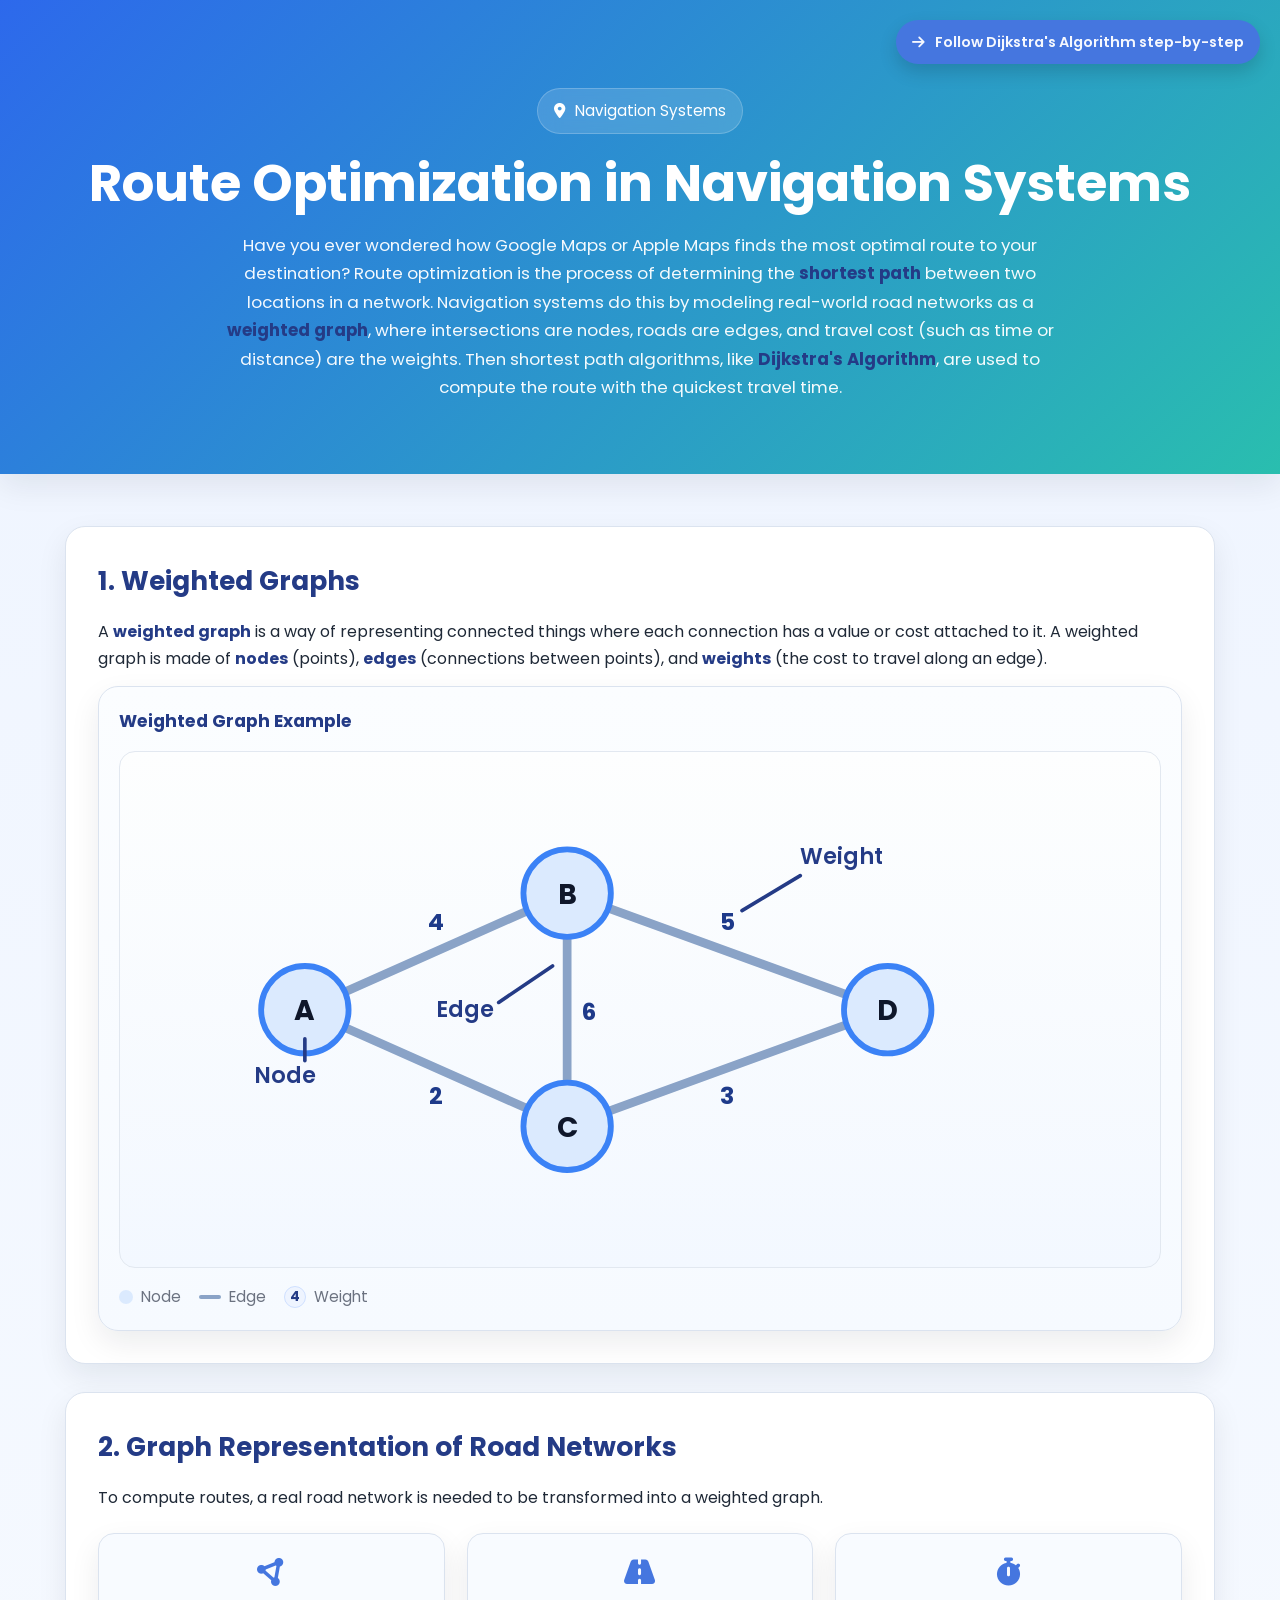
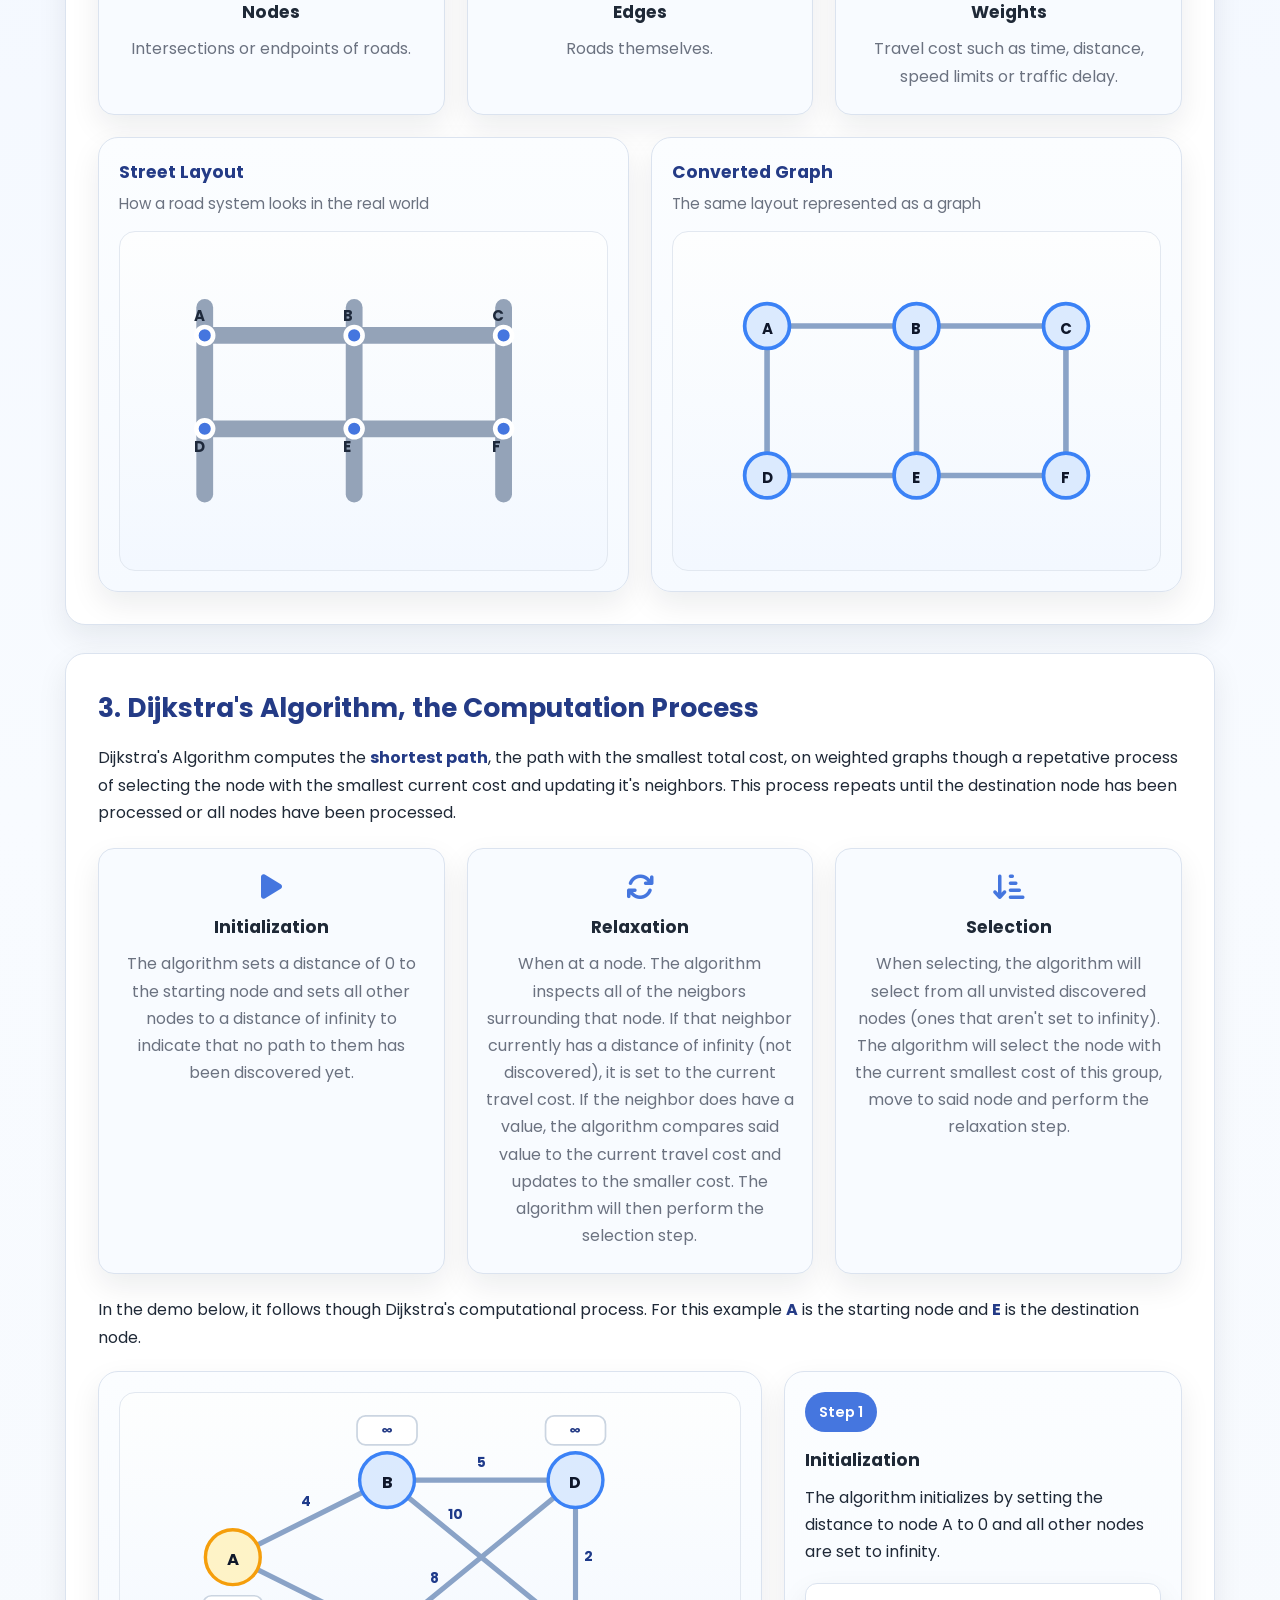
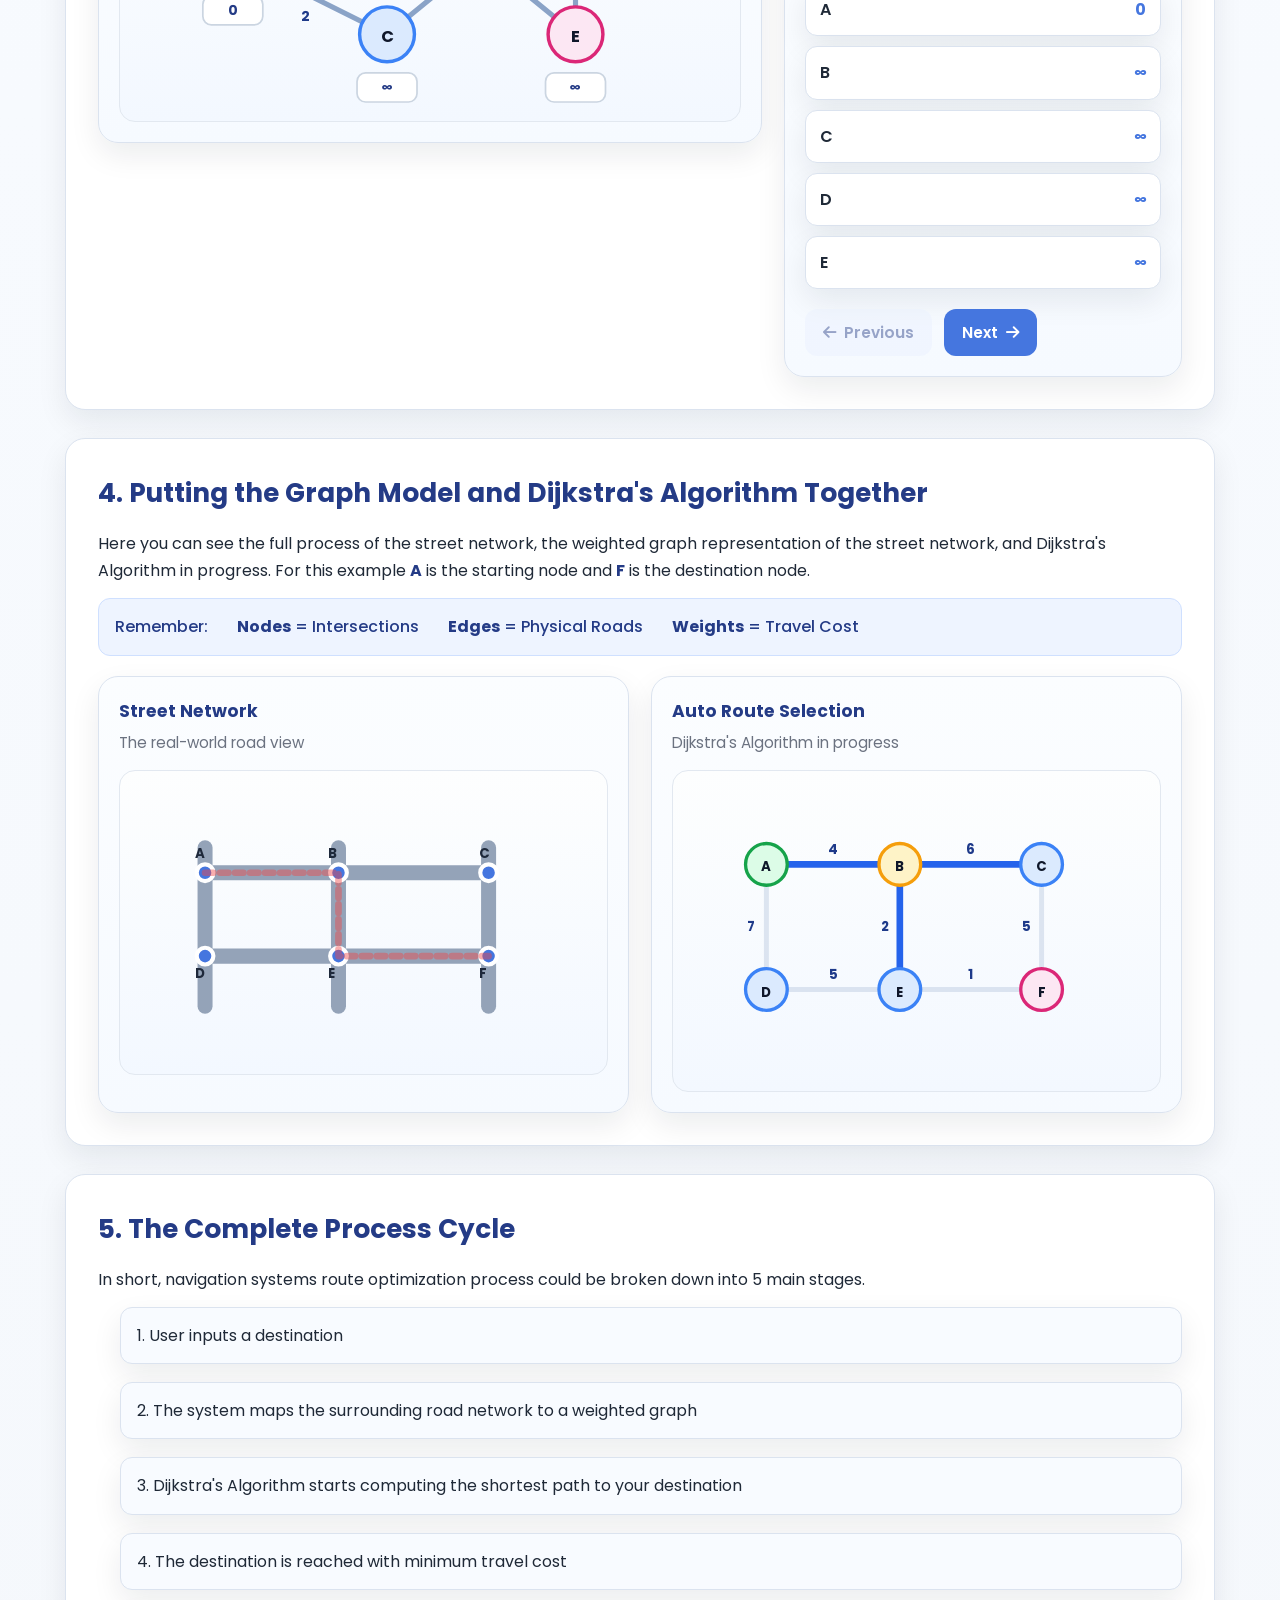
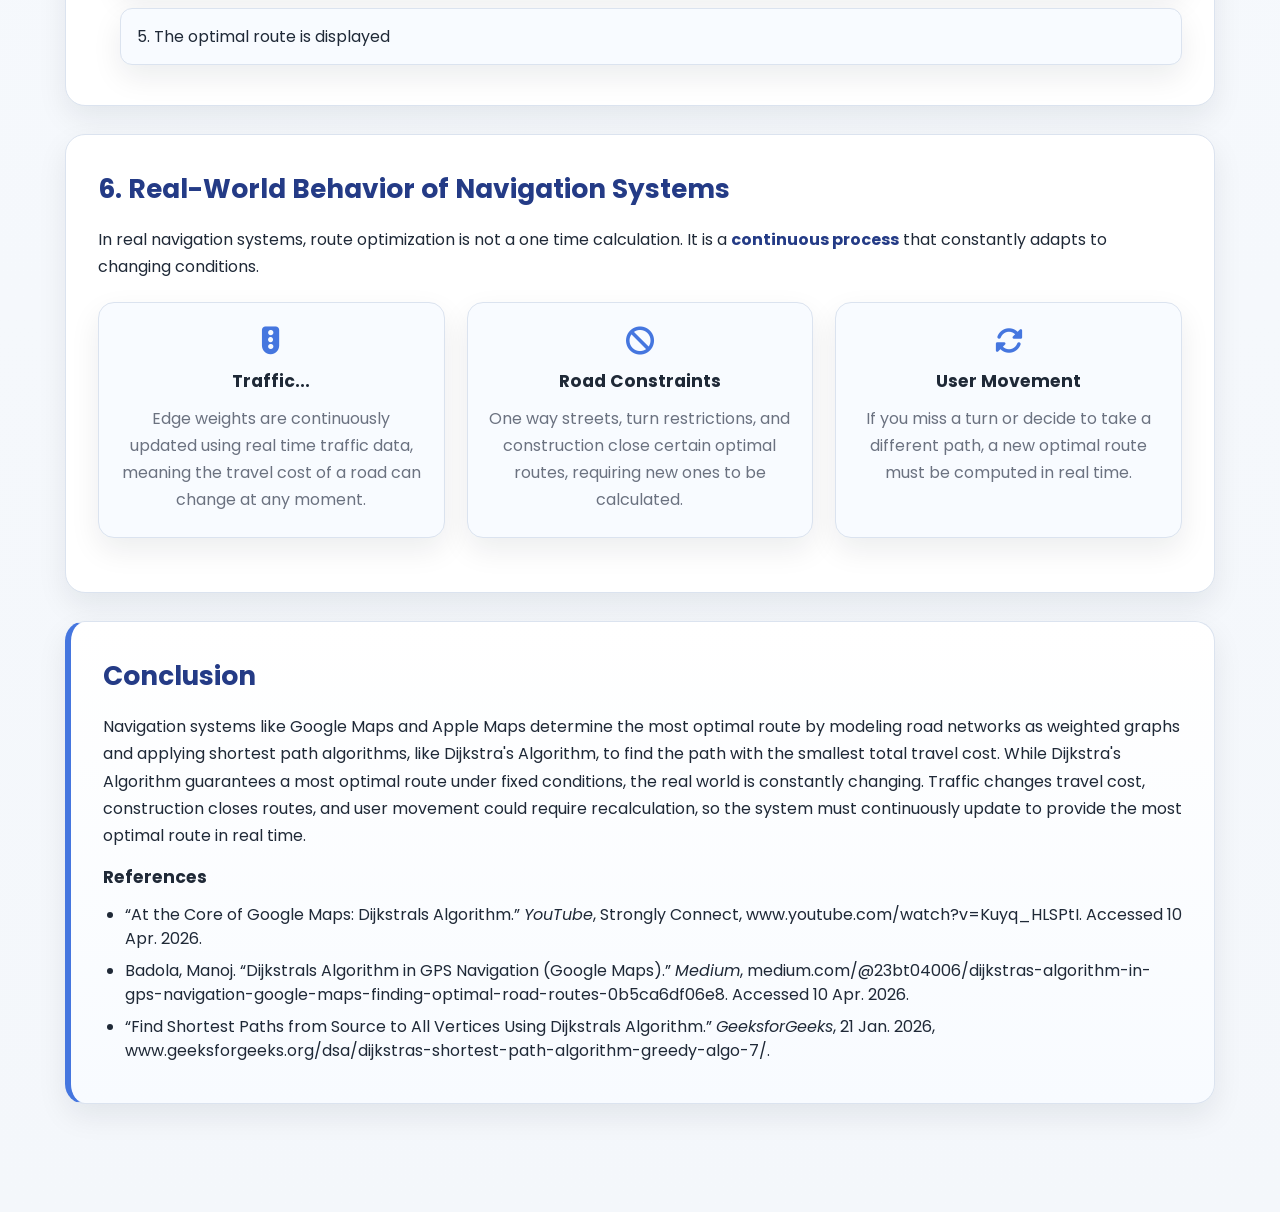
<file: index.html>
<!DOCTYPE html>
<html lang="en">

<head>
    <meta charset="UTF-8" />
    <meta name="viewport" content="width=device-width, initial-scale=1.0" />
    <title>Route Optimization in Navigation Systems</title>
    <link rel="preconnect" href="https://fonts.googleapis.com" />
    <link rel="preconnect" href="https://fonts.gstatic.com" crossorigin />
    <link href="https://fonts.googleapis.com/css2?family=Poppins:wght@400;500;600;700&display=swap" rel="stylesheet" />
    <link rel="stylesheet" href="https://cdnjs.cloudflare.com/ajax/libs/font-awesome/6.6.0/css/all.min.css"
        integrity="sha512-Kc323vGBEqzTmouAECnVceyQqyqdsSiqLQISBL29aUW4U/M7pSPA/gEUZQqv1cwx4OnYxTxve5UMg5GT6L4JJg=="
        crossorigin="anonymous" referrerpolicy="no-referrer" />
    <link rel="stylesheet" href="css/main.css" />
    <link rel="shortcut icon" href="assets/vincelogo.svg" type="image/x-icon" />
</head>

<body>
    <!-- NAVIGATION -->
    <a href="instructions.html" class="corner-cta right">
        <i class="fa-solid fa-arrow-right"></i>
        Follow Dijkstra's Algorithm step-by-step
    </a>
    <!-- HEADING -->
    <header class="hero normal">
        <div class="container">
            <p class="eyebrow">
                <i class="fa-solid fa-location-dot"></i>
                Navigation Systems
            </p>
            <h1>Route Optimization in Navigation Systems</h1>
            <p class="hero-text">
                Have you ever wondered how Google Maps or Apple Maps finds the most optimal route
                to your destination? Route optimization is the process of determining the <strong>shortest path</strong>
                between two locations in a network. Navigation systems do this by modeling real-world road networks as
                a <strong>weighted graph</strong>, where intersections are nodes, roads are edges, and travel cost (such
                as time or distance) are the weights. Then shortest path algorithms, like <strong>Dijkstra's
                    Algorithm</strong>, are used to compute the route with the quickest travel time.
            </p>
        </div>
    </header>
    <!-- MAIN -->
    <main class="container">
        <!-- SECTION 1 -->
        <section class="card">
            <h2>1. Weighted Graphs</h2>
            <p>
                A <strong>weighted graph</strong> is a way of representing connected things where
                each connection has a value or cost attached to it. A weighted graph is made of <strong>nodes</strong>
                (points), <strong>edges</strong> (connections between points), and <strong>weights</strong> (the cost to
                travel along an edge).
            </p>

            <div class="panel">
                <div class="panel-header">
                    <h3>Weighted Graph Example</h3>
                </div>

                <div class="svg-shell">
                    <svg viewBox="0 0 700 340" class="graph-svg" aria-label="Weighted graph example">
                        <!-- edges -->
                        <line x1="120" y1="170" x2="300" y2="90" class="edge" />
                        <line x1="120" y1="170" x2="300" y2="250" class="edge" />
                        <line x1="300" y1="90" x2="520" y2="170" class="edge" />
                        <line x1="300" y1="250" x2="520" y2="170" class="edge" />
                        <line x1="300" y1="90" x2="300" y2="250" class="edge" />

                        <!-- weights -->
                        <text x="210" y="115" class="weight-label">4</text>
                        <text x="210" y="235" class="weight-label">2</text>
                        <text x="410" y="115" class="weight-label">5</text>
                        <text x="410" y="235" class="weight-label">3</text>
                        <text x="315" y="177" class="weight-label">6</text>

                        <!-- nodes -->
                        <circle cx="120" cy="170" r="30" class="node" />
                        <circle cx="300" cy="90" r="30" class="node" />
                        <circle cx="300" cy="250" r="30" class="node" />
                        <circle cx="520" cy="170" r="30" class="node" />

                        <!-- node labels -->
                        <text x="120" y="172" class="node-label">A</text>
                        <text x="300" y="92" class="node-label">B</text>
                        <text x="300" y="252" class="node-label">C</text>
                        <text x="520" y="172" class="node-label">D</text>

                        <!-- example callouts -->
                        <text x="85" y="220" class="diagram-label">Node</text>
                        <line x1="120" y1="205" x2="120" y2="190" class="label-line" />

                        <text x="210" y="175" class="diagram-label">Edge</text>
                        <line x1="253" y1="165" x2="290" y2="140" class="label-line" />

                        <text x="460" y="70" class="diagram-label">Weight</text>
                        <line x1="460" y1="78" x2="420" y2="102" class="label-line" />
                    </svg>
                </div>

                <div class="legend">
                    <span><span class="legend-dot legend-default"></span> Node</span>
                    <span><span class="legend-line"></span> Edge</span>
                    <span><span class="legend-weight">4</span> Weight</span>
                </div>
            </div>
        </section>

        <!-- SECTION 2 -->
        <section class="card">
            <h2>2. Graph Representation of Road Networks</h2>
            <p>
                To compute routes, a real road network is needed to be transformed into a weighted graph.
            </p>
            <div class="feature-grid">
                <div class="feature-box">
                    <i class="fa-solid fa-circle-nodes"></i>
                    <h3>Nodes</h3>
                    <p>Intersections or endpoints of roads.</p>
                </div>
                <div class="feature-box">
                    <i class="fa-solid fa-road"></i>
                    <h3>Edges</h3>
                    <p>Roads themselves.</p>
                </div>
                <div class="feature-box">
                    <i class="fa-solid fa-stopwatch"></i>
                    <h3>Weights</h3>
                    <p>Travel cost such as time, distance, speed limits or traffic delay.</p>
                </div>
            </div>

            <div class="split-grid">
                <div class="panel">
                    <div class="panel-header">
                        <h3>Street Layout</h3>
                        <p>How a road system looks in the real world</p>
                    </div>

                    <div class="svg-shell">
                        <svg viewBox="0 0 500 340" class="graph-svg" aria-label="Street layout">
                            <line x1="80" y1="70" x2="80" y2="270" class="road-line" />
                            <line x1="240" y1="70" x2="240" y2="270" class="road-line" />
                            <line x1="400" y1="70" x2="400" y2="270" class="road-line" />
                            <line x1="80" y1="100" x2="400" y2="100" class="road-line" />
                            <line x1="80" y1="200" x2="400" y2="200" class="road-line" />

                            <circle cx="80" cy="100" r="9" class="intersection" />
                            <circle cx="240" cy="100" r="9" class="intersection" />
                            <circle cx="400" cy="100" r="9" class="intersection" />
                            <circle cx="80" cy="200" r="9" class="intersection" />
                            <circle cx="240" cy="200" r="9" class="intersection" />
                            <circle cx="400" cy="200" r="9" class="intersection" />

                            <text x="68" y="85" class="mini-label">A</text>
                            <text x="228" y="85" class="mini-label">B</text>
                            <text x="388" y="85" class="mini-label">C</text>
                            <text x="68" y="225" class="mini-label">D</text>
                            <text x="228" y="225" class="mini-label">E</text>
                            <text x="388" y="225" class="mini-label">F</text>


                        </svg>
                    </div>
                </div>

                <div class="panel">
                    <div class="panel-header">
                        <h3>Converted Graph</h3>
                        <p>The same layout represented as a graph</p>
                    </div>

                    <div class="svg-shell">
                        <svg viewBox="0 0 500 340" class="graph-svg" aria-label="Converted weighted graph">
                            <line x1="90" y1="90" x2="250" y2="90" class="edge" />
                            <line x1="250" y1="90" x2="410" y2="90" class="edge" />
                            <line x1="90" y1="250" x2="250" y2="250" class="edge" />
                            <line x1="250" y1="250" x2="410" y2="250" class="edge" />
                            <line x1="90" y1="90" x2="90" y2="250" class="edge" />
                            <line x1="250" y1="90" x2="250" y2="250" class="edge" />
                            <line x1="410" y1="90" x2="410" y2="250" class="edge" />

                            <circle cx="90" cy="90" r="24" class="node" />
                            <circle cx="250" cy="90" r="24" class="node" />
                            <circle cx="410" cy="90" r="24" class="node" />
                            <circle cx="90" cy="250" r="24" class="node" />
                            <circle cx="250" cy="250" r="24" class="node" />
                            <circle cx="410" cy="250" r="24" class="node" />

                            <text x="90" y="94" class="node-label node-label-sm">A</text>
                            <text x="250" y="94" class="node-label node-label-sm">B</text>
                            <text x="410" y="94" class="node-label node-label-sm">C</text>
                            <text x="90" y="254" class="node-label node-label-sm">D</text>
                            <text x="250" y="254" class="node-label node-label-sm">E</text>
                            <text x="410" y="254" class="node-label node-label-sm">F</text>
                        </svg>
                    </div>
                </div>
            </div>
        </section>

        <!-- SECTION 3 -->
        <section class="card">
            <h2>3. Dijkstra's Algorithm, the Computation Process</h2>
            <p>
                Dijkstra's Algorithm computes the <strong>shortest path</strong>, the path with the smallest total
                cost, on weighted graphs though a repetative process of selecting the node with the smallest
                current cost and updating it's neighbors. This process repeats until the destination node has been
                processed or all nodes have been processed.
            </p>

            <div class="algorithm-foundation">
                <div class="feature-grid">
                    <div class="feature-box">
                        <i class="fa-solid fa-play"></i>
                        <h3>Initialization</h3>
                        <p>
                            The algorithm sets a distance of 0 to the starting node and sets all other nodes to a
                            distance of infinity to indicate that no path to them has been discovered yet.
                        </p>
                    </div>
                    <div class="feature-box">
                        <i class="fa-solid fa-arrows-rotate"></i>
                        <h3>Relaxation</h3>
                        <p>
                            When at a node. The algorithm inspects all of the neigbors surrounding that node.
                            If that neighbor currently has a distance of infinity (not discovered), it is set to the
                            current travel cost. If the neighbor does have a value, the algorithm
                            compares said value to the current travel cost and updates to the smaller cost. The
                            algorithm will then perform the selection step.
                        </p>
                    </div>
                    <div class="feature-box">
                        <i class="fa-solid fa-arrow-down-short-wide"></i>
                        <h3>Selection</h3>
                        <p>When selecting, the algorithm will select from all unvisted discovered nodes (ones that
                            aren't set to infinity). The algorithm will select the node with the current smallest cost
                            of this group, move to said node and perform the relaxation step.
                        </p>
                    </div>
                </div>
            </div>
            <p>
                In the demo below, it follows though Dijkstra's computational process.
                For this example <strong>A</strong> is the starting node and <strong>E</strong> is the destination node.
            </p>
            <div class="interactive-demo">
                <div class="panel">
                    <div class="svg-shell">
                        <svg viewBox="0 0 700 360" class="graph-svg" id="dijkstraGraph"
                            aria-label="Interactive Dijkstra graph">
                            <line id="edge-ab" x1="120" y1="180" x2="300" y2="90" class="edge demo-edge" />
                            <line id="edge-ac" x1="120" y1="180" x2="300" y2="270" class="edge demo-edge" />
                            <line id="edge-bd" x1="300" y1="90" x2="520" y2="90" class="edge demo-edge" />
                            <line id="edge-cd" x1="300" y1="270" x2="520" y2="90" class="edge demo-edge" />
                            <line id="edge-be" x1="300" y1="90" x2="520" y2="270" class="edge demo-edge" />
                            <line id="edge-de" x1="520" y1="90" x2="520" y2="270" class="edge demo-edge" />

                            <text x="205" y="120" class="weight-label">4</text>
                            <text x="205" y="255" class="weight-label">2</text>
                            <text x="410" y="75" class="weight-label">5</text>
                            <text x="355" y="210" class="weight-label">8</text>
                            <text x="380" y="135" class="weight-label">10</text>
                            <text x="535" y="185" class="weight-label">2</text>

                            <circle id="node-a" cx="120" cy="180" r="32" class="node demo-node node-start" />
                            <circle id="node-b" cx="300" cy="90" r="32" class="node demo-node" />
                            <circle id="node-c" cx="300" cy="270" r="32" class="node demo-node" />
                            <circle id="node-d" cx="520" cy="90" r="32" class="node demo-node" />
                            <circle id="node-e" cx="520" cy="270" r="32" class="node demo-node node-end" />

                            <text x="120" y="184" class="node-label">A</text>
                            <text x="300" y="94" class="node-label">B</text>
                            <text x="300" y="274" class="node-label">C</text>
                            <text x="520" y="94" class="node-label">D</text>
                            <text x="520" y="274" class="node-label">E</text>

                            <g id="dist-a">
                                <rect x="85" y="225" width="70" height="34" rx="10" class="distance-box" />
                                <text x="120" y="247" class="distance-text">0</text>
                            </g>
                            <g id="dist-b">
                                <rect x="265" y="15" width="70" height="34" rx="10" class="distance-box" />
                                <text x="300" y="37" class="distance-text">∞</text>
                            </g>
                            <g id="dist-c">
                                <rect x="265" y="315" width="70" height="34" rx="10" class="distance-box" />
                                <text x="300" y="337" class="distance-text">∞</text>
                            </g>
                            <g id="dist-d">
                                <rect x="485" y="15" width="70" height="34" rx="10" class="distance-box" />
                                <text x="520" y="37" class="distance-text">∞</text>
                            </g>
                            <g id="dist-e">
                                <rect x="485" y="315" width="70" height="34" rx="10" class="distance-box" />
                                <text x="520" y="337" class="distance-text">∞</text>
                            </g>
                        </svg>
                    </div>
                </div>

                <div class="panel">
                    <div class="step-badge" id="stepNumber">Step 1</div>
                    <h3 id="stepTitle">Initialization</h3>
                    <p id="stepDescription">
                        The algorithm initializes by setting the distance to node A to 0 and all other nodes are set to
                        infinity.
                    </p>

                    <div class="distance-table">
                        <div class="distance-row"><span>A</span><strong id="labelA">0</strong></div>
                        <div class="distance-row"><span>B</span><strong id="labelB">∞</strong></div>
                        <div class="distance-row"><span>C</span><strong id="labelC">∞</strong></div>
                        <div class="distance-row"><span>D</span><strong id="labelD">∞</strong></div>
                        <div class="distance-row"><span>E</span><strong id="labelE">∞</strong></div>
                    </div>

                    <div class="demo-controls">
                        <button id="prevBtn" class="demo-btn demo-btn-secondary">
                            <i class="fa-solid fa-arrow-left"></i>
                            Previous
                        </button>
                        <button id="nextBtn" class="demo-btn demo-btn-primary">
                            Next
                            <i class="fa-solid fa-arrow-right"></i>
                        </button>
                    </div>
                </div>
            </div>
        </section>

        <!-- SECTION 4 -->
        <section class="card">
            <h2>4. Putting the Graph Model and Dijkstra's Algorithm Together</h2>
            <p>
                Here you can see the full process of the street network, the weighted graph representation of the street
                network, and Dijkstra's Algorithm in progress. For this example <strong>A</strong> is the starting node
                and <strong>F</strong> is the destination node.
            </p>
            <p class="foundation-note">
                <span class="def">Remember:</span>
                <span class="def"><strong>Nodes</strong> = Intersections</span>
                <span class="def"><strong>Edges</strong> = Physical Roads</span>
                <span class="def"><strong>Weights</strong> = Travel Cost</span>
            </p>

            <div class="split-grid">
                <div class="panel">
                    <div class="panel-header">
                        <h3>Street Network</h3>
                        <p>The real-world road view</p>
                    </div>

                    <div class="svg-shell">
                        <svg viewBox="0 0 560 340" class="graph-svg" aria-label="Street network example">
                            <line x1="90" y1="80" x2="90" y2="270" class="road-line" />
                            <line x1="250" y1="80" x2="250" y2="270" class="road-line" />
                            <line x1="430" y1="80" x2="430" y2="270" class="road-line" />
                            <line x1="90" y1="110" x2="430" y2="110" class="road-line" />
                            <line x1="90" y1="210" x2="430" y2="210" class="road-line" />

                            <circle cx="90" cy="110" r="10" class="intersection" />
                            <circle cx="250" cy="110" r="10" class="intersection" />
                            <circle cx="430" cy="110" r="10" class="intersection" />
                            <circle cx="90" cy="210" r="10" class="intersection" />
                            <circle cx="250" cy="210" r="10" class="intersection" />
                            <circle cx="430" cy="210" r="10" class="intersection" />

                            <text x="78" y="92" class="mini-label">A</text>
                            <text x="238" y="92" class="mini-label">B</text>
                            <text x="418" y="92" class="mini-label">C</text>
                            <text x="78" y="236" class="mini-label">D</text>
                            <text x="238" y="236" class="mini-label">E</text>
                            <text x="418" y="236" class="mini-label">F</text>

                            <polyline points="90,110 250,110 250,210 430,210" class="route-line" />
                        </svg>
                    </div>
                </div>

                <div class="panel">
                    <div class="panel-header">
                        <h3>Auto Route Selection</h3>
                        <p>Dijkstra's Algorithm in progress</p>
                    </div>

                    <div class="svg-shell">
                        <svg viewBox="0 0 560 360" class="graph-svg" id="loopGraph"
                            aria-label="Automatic route selection demo">
                            <line id="loop-edge-ab" x1="100" y1="100" x2="260" y2="100" class="edge loop-edge" />
                            <line id="loop-edge-bc" x1="260" y1="100" x2="430" y2="100" class="edge loop-edge" />
                            <line id="loop-edge-ad" x1="100" y1="100" x2="100" y2="250" class="edge loop-edge" />
                            <line id="loop-edge-be" x1="260" y1="100" x2="260" y2="250" class="edge loop-edge" />
                            <line id="loop-edge-cf" x1="430" y1="100" x2="430" y2="250" class="edge loop-edge" />
                            <line id="loop-edge-de" x1="100" y1="250" x2="260" y2="250" class="edge loop-edge" />
                            <line id="loop-edge-ef" x1="260" y1="250" x2="430" y2="250" class="edge loop-edge" />

                            <text x="180" y="87" class="weight-label">4</text>
                            <text x="345" y="87" class="weight-label">6</text>
                            <text x="82" y="180" class="weight-label">7</text>
                            <text x="242" y="180" class="weight-label">2</text>
                            <text x="412" y="180" class="weight-label">5</text>
                            <text x="180" y="237" class="weight-label">5</text>
                            <text x="345" y="237" class="weight-label">1</text>

                            <circle id="loop-node-a" cx="100" cy="100" r="25" class="node loop-node node-start" />
                            <circle id="loop-node-b" cx="260" cy="100" r="25" class="node loop-node" />
                            <circle id="loop-node-c" cx="430" cy="100" r="25" class="node loop-node" />
                            <circle id="loop-node-d" cx="100" cy="250" r="25" class="node loop-node" />
                            <circle id="loop-node-e" cx="260" cy="250" r="25" class="node loop-node" />
                            <circle id="loop-node-f" cx="430" cy="250" r="25" class="node loop-node node-end" />

                            <text x="100" y="104" class="node-label node-label-sm">A</text>
                            <text x="260" y="104" class="node-label node-label-sm">B</text>
                            <text x="430" y="104" class="node-label node-label-sm">C</text>
                            <text x="100" y="254" class="node-label node-label-sm">D</text>
                            <text x="260" y="254" class="node-label node-label-sm">E</text>
                            <text x="430" y="254" class="node-label node-label-sm">F</text>
                        </svg>
                    </div>
                </div>
            </div>
        </section>

        <!-- SECTION 5 -->
        <section class="card">
            <h2>5. The Complete Process Cycle</h2>
            <p>
                In short, navigation systems route optimization process could be broken down into 5 main stages.
            </p>
            <ol class="process-list">
                <li>User inputs a destination</li>
                <li>The system maps the surrounding road network to a weighted graph</li>
                <li>Dijkstra's Algorithm starts computing the shortest path to your destination</li>
                <li>The destination is reached with minimum travel cost</li>
                <li>The optimal route is displayed</li>
            </ol>
        </section>

        <!-- SECTION 6 -->
        <section class="card">
            <h2>6. Real-World Behavior of Navigation Systems</h2>
            <p>
                In real navigation systems, route optimization is not a one time calculation.
                It is a <strong>continuous process</strong> that constantly adapts to changing conditions.
            </p>

            <div class="feature-grid">
                <div class="feature-box">
                    <i class="fa-solid fa-traffic-light"></i>
                    <h3>Traffic...</h3>
                    <p>
                        Edge weights are continuously updated using real time traffic data,
                        meaning the travel cost of a road can change at any moment.
                    </p>
                </div>

                <div class="feature-box">
                    <i class="fa-solid fa-ban"></i>
                    <h3>Road Constraints</h3>
                    <p>
                        One way streets, turn restrictions, and construction close certain optimal routes, requiring
                        new ones to be calculated.
                    </p>
                </div>

                <div class="feature-box">
                    <i class="fa-solid fa-rotate"></i>
                    <h3>User Movement</h3>
                    <p>
                        If you miss a turn or decide to take a different path, a new optimal route must be computed in
                        real time.
                    </p>
                </div>
            </div>
        </section>

        <section class="card conclusion">
            <h2>Conclusion</h2>
            <p>
                Navigation systems like Google Maps and Apple Maps determine the most optimal route by modeling road
                networks as weighted graphs and applying shortest path algorithms, like Dijkstra's Algorithm, to find
                the path with the smallest total travel cost. While Dijkstra's Algorithm guarantees a most optimal route
                under fixed conditions, the real world is constantly changing. Traffic changes travel cost, construction
                closes routes, and user movement could require recalculation, so the system must continuously update to
                provide the most optimal route in real time.
            </p>
            <h3>References</h3>
            <ul class="references-list">
                <li>
                    “At the Core of Google Maps: Dijkstrals Algorithm.” <em>YouTube</em>, Strongly Connect,
                    www.youtube.com/watch?v=Kuyq_HLSPtI. Accessed 10 Apr. 2026.
                </li>
                <li>
                    Badola, Manoj. “Dijkstrals Algorithm in GPS Navigation (Google Maps).” <em>Medium</em>,
                    medium.com/@23bt04006/dijkstras-algorithm-in-gps-navigation-google-maps-finding-optimal-road-routes-0b5ca6df06e8.
                    Accessed 10 Apr. 2026.
                </li>
                <li>
                    “Find Shortest Paths from Source to All Vertices Using Dijkstrals Algorithm.”
                    <em>GeeksforGeeks</em>,
                    21 Jan. 2026, www.geeksforgeeks.org/dsa/dijkstras-shortest-path-algorithm-greedy-algo-7/.
                </li>
            </ul>
        </section>
    </main>
    <script src="js/home.js"></script>
</body>

</html>
</file>
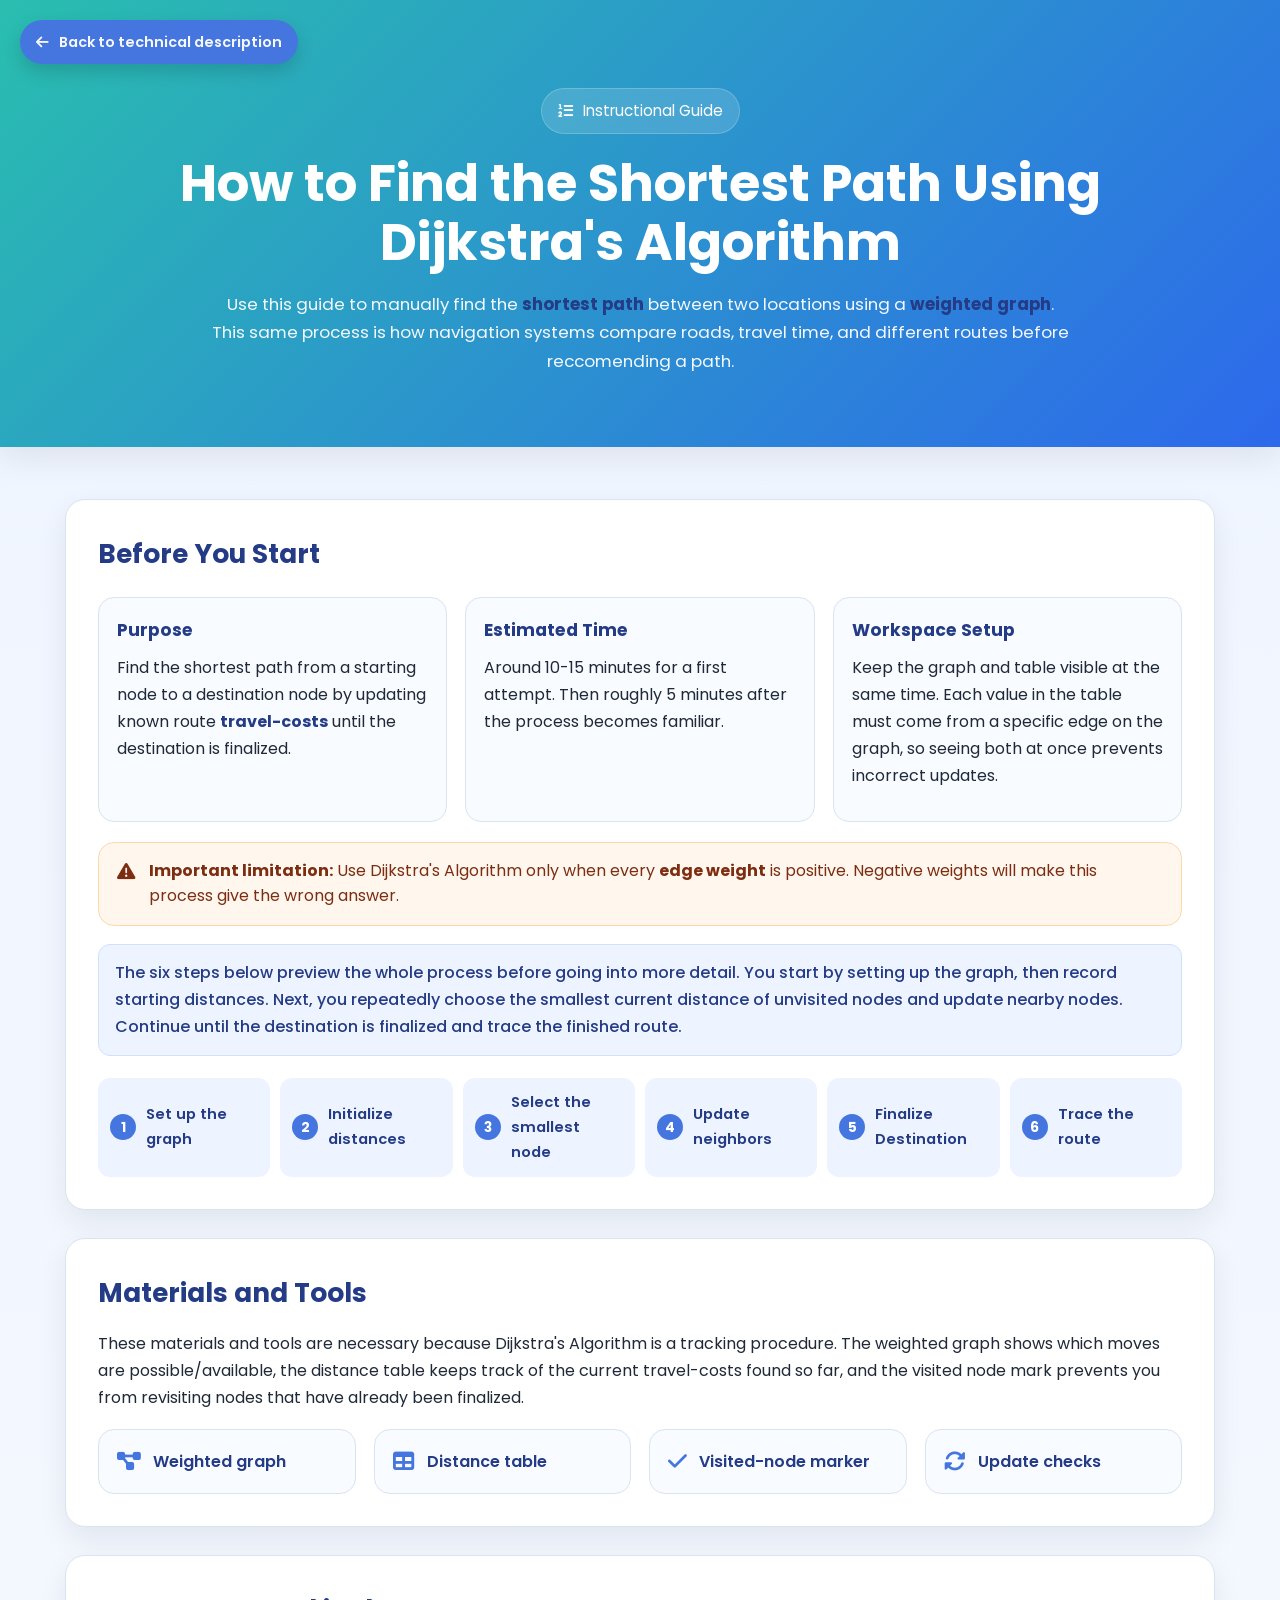
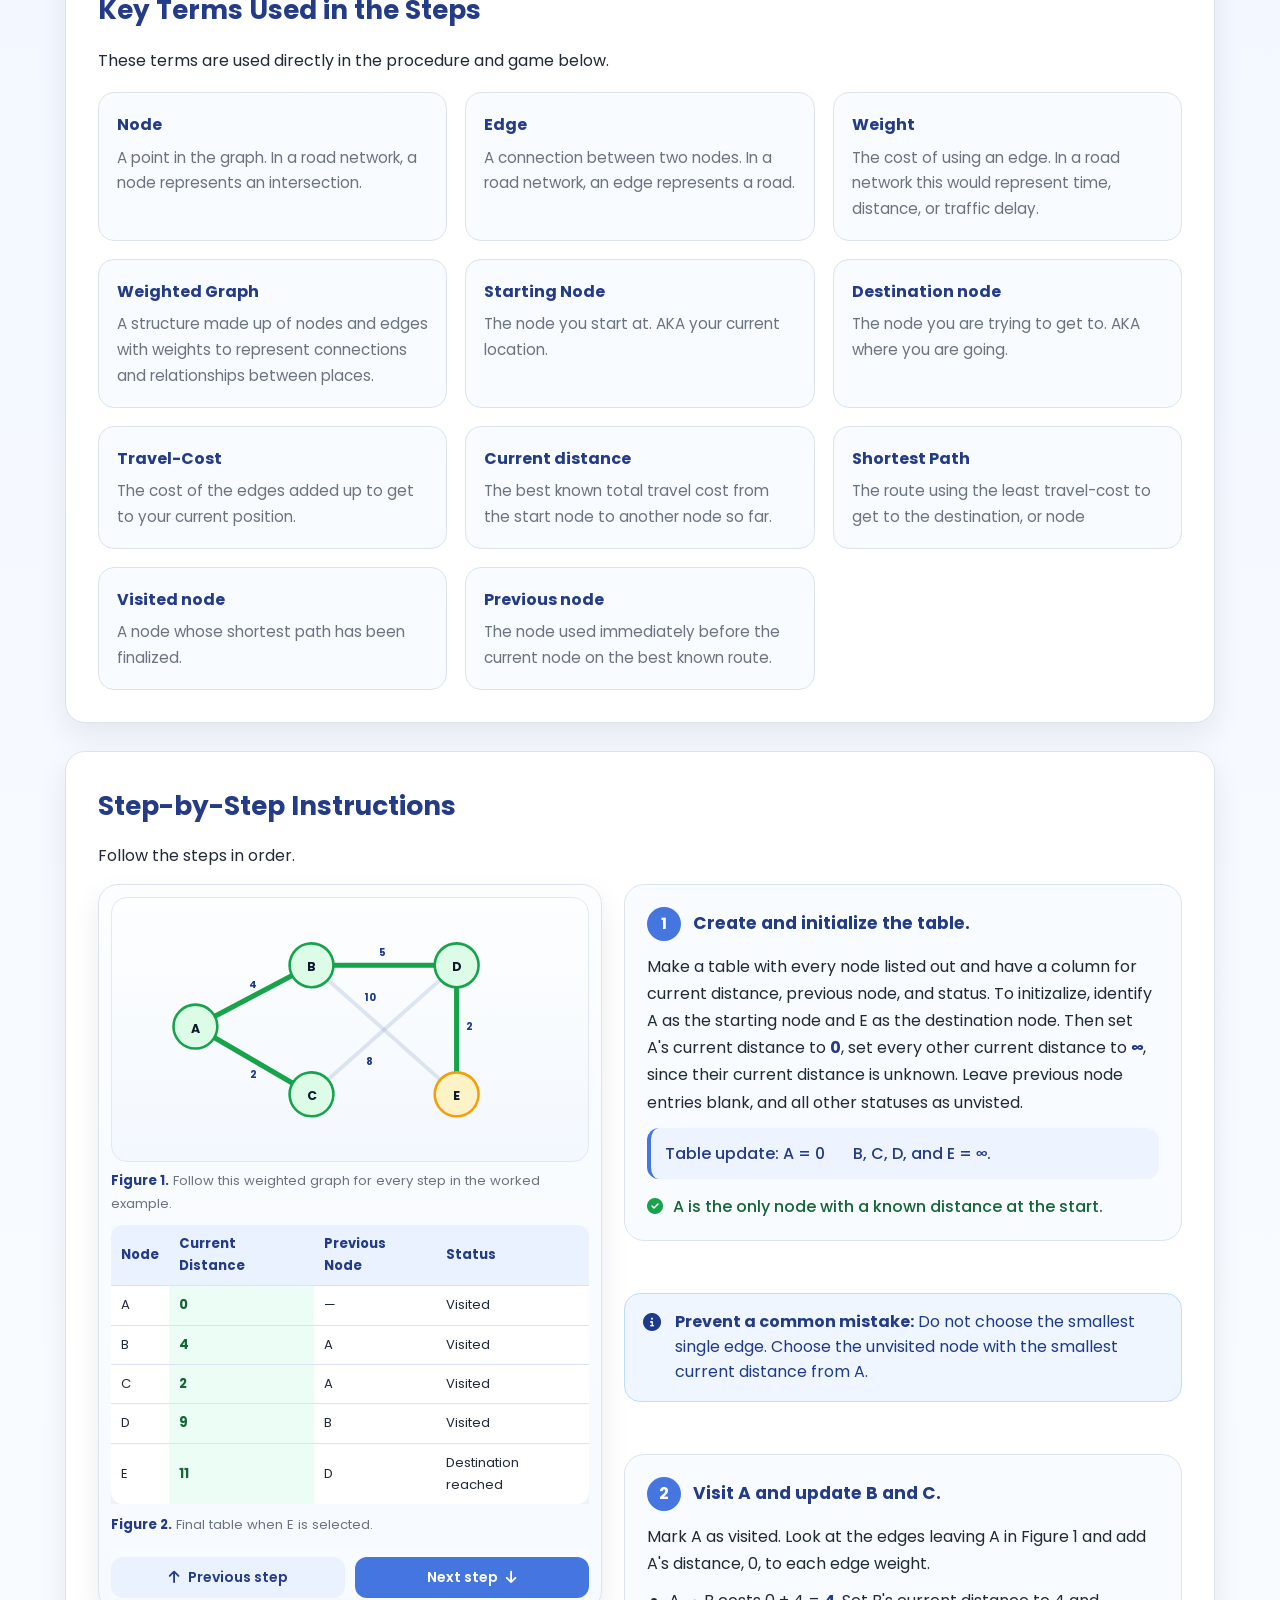
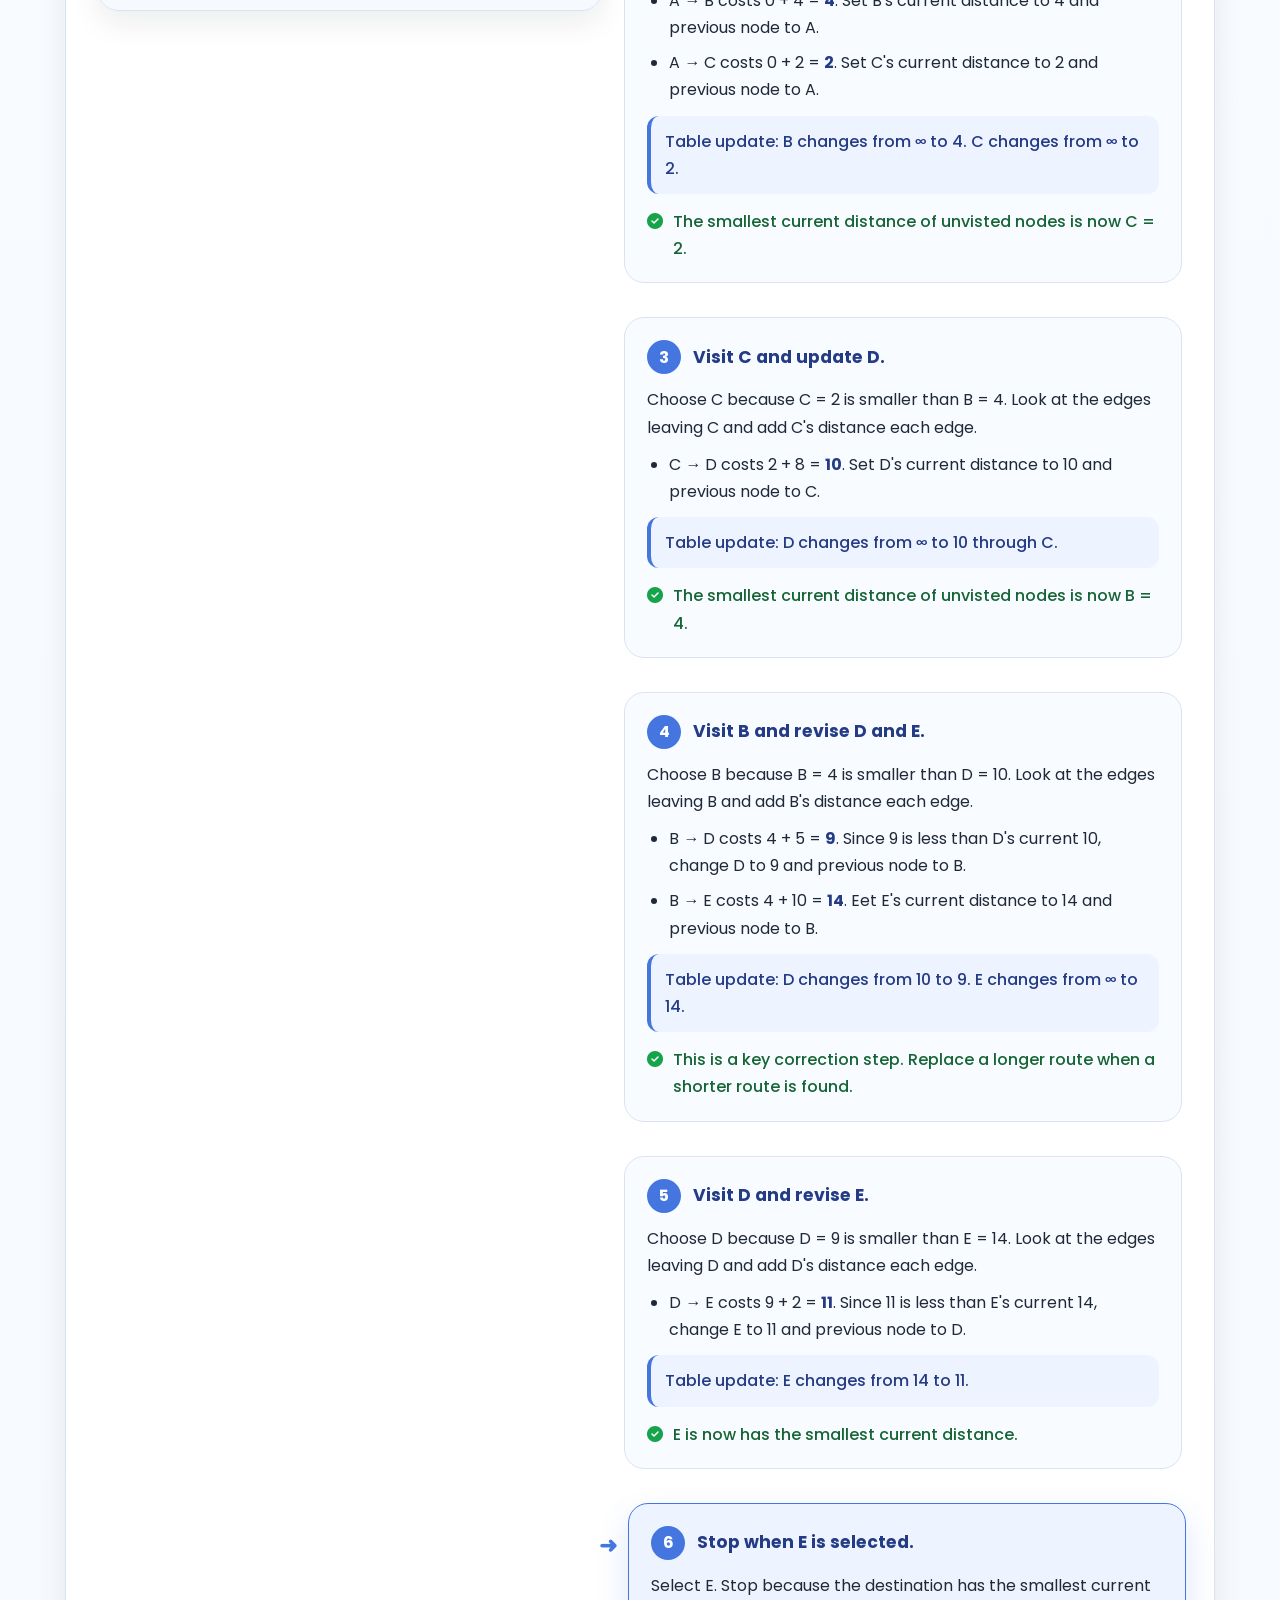
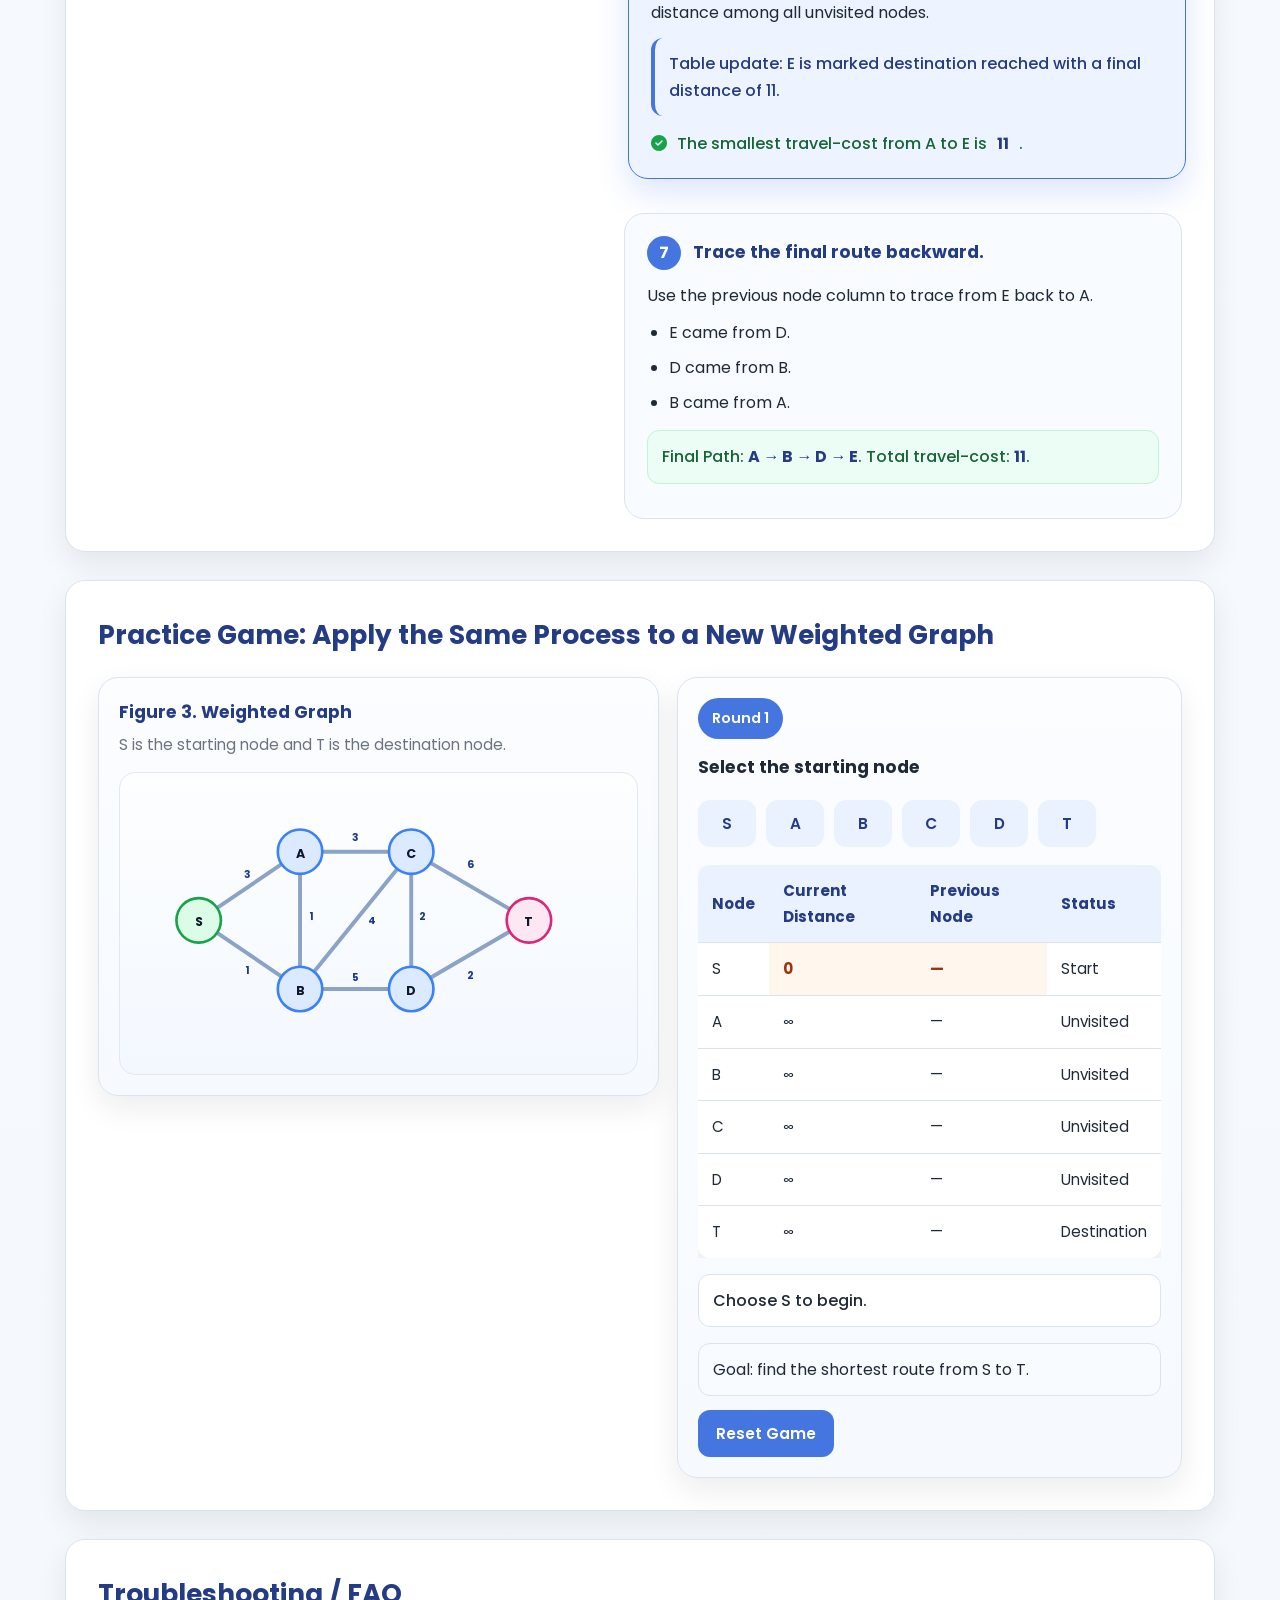
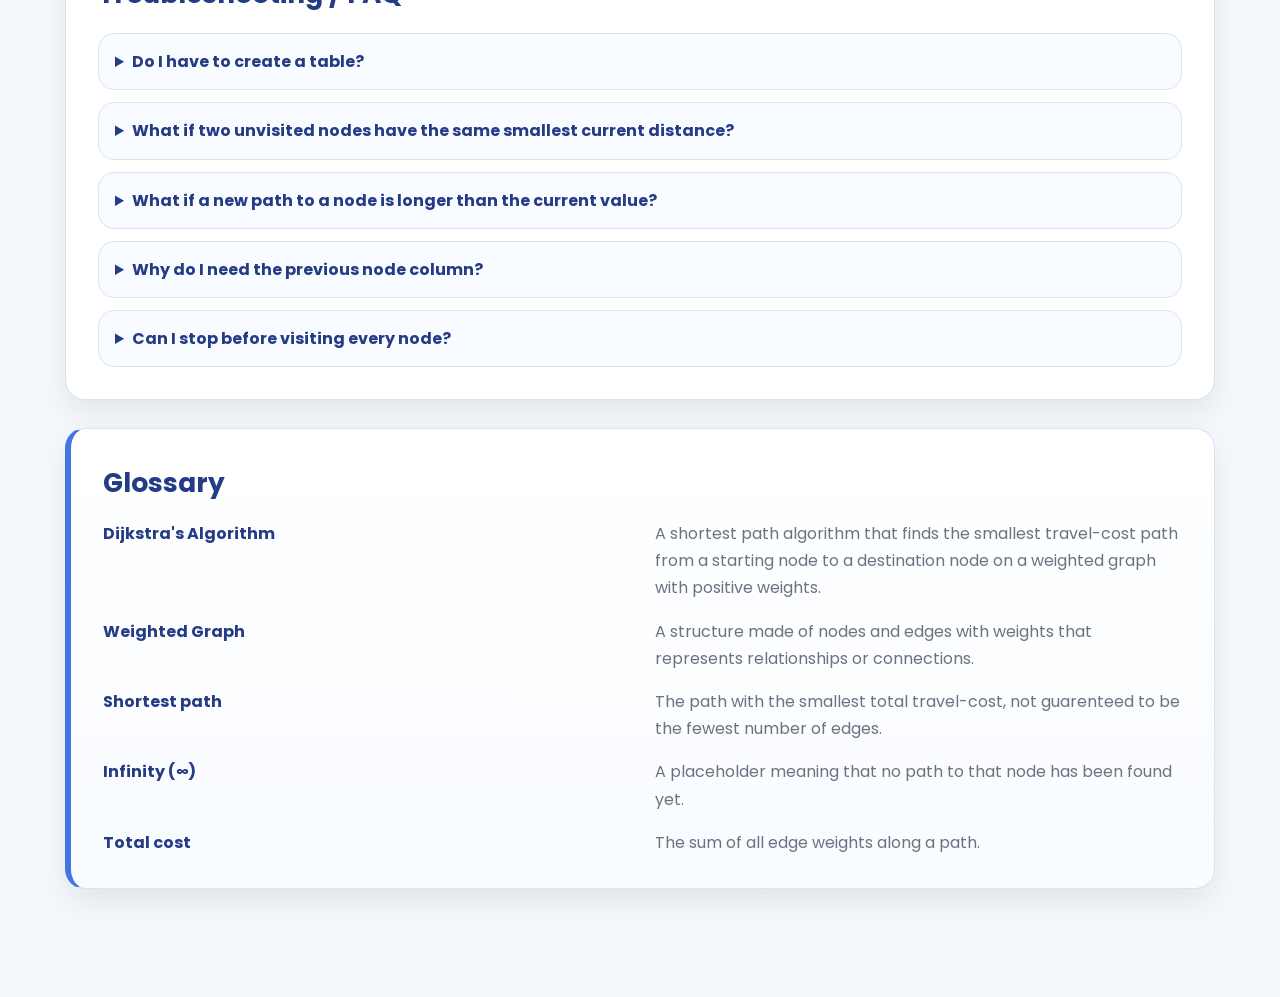
<file: instructions.html>
<!DOCTYPE html>
<html lang="en">

<head>
    <meta charset="UTF-8" />
    <meta name="viewport" content="width=device-width, initial-scale=1.0" />
    <title>Instructional Set | Dijkstra's Algorithm</title>
    <link rel="preconnect" href="https://fonts.googleapis.com" />
    <link rel="preconnect" href="https://fonts.gstatic.com" crossorigin />
    <link href="https://fonts.googleapis.com/css2?family=Poppins:wght@400;500;600;700&display=swap" rel="stylesheet" />
    <link rel="stylesheet" href="https://cdnjs.cloudflare.com/ajax/libs/font-awesome/6.6.0/css/all.min.css"
        integrity="sha512-Kc323vGBEqzTmouAECnVceyQqyqdsSiqLQISBL29aUW4U/M7pSPA/gEUZQqv1cwx4OnYxTxve5UMg5GT6L4JJg=="
        crossorigin="anonymous" referrerpolicy="no-referrer" />
    <link rel="stylesheet" href="css/main.css" />
    <link rel="shortcut icon" href="assets/vincelogo.svg" type="image/x-icon" />
</head>

<body>
    <!-- NAVIGATION -->
    <a href="index.html" class="corner-cta left">
        <i class="fa-solid fa-arrow-left"></i>
        Back to technical description
    </a>
    <!-- HEADING -->
    <header class="hero inverted">
        <div class="container">
            <p class="eyebrow">
                <i class="fa-solid fa-list-ol"></i>
                Instructional Guide
            </p>
            <h1>How to Find the Shortest Path Using Dijkstra's Algorithm</h1>
            <p class="hero-text">
                Use this guide to manually find the <strong>shortest path</strong> between two locations
                using a <strong>weighted graph</strong>. This same process is how navigation
                systems compare roads, travel time, and different routes before reccomending a path.
            </p>
        </div>
    </header>
    <!-- MAIN -->
    <main class="container instruction-page">
        <!-- SECTION 1 -->
        <section class="card guide-overview">
            <h2>Before You Start</h2>
            <div class="overview-grid">
                <div>
                    <h3>Purpose</h3>
                    <p>Find the shortest path from a starting node to a destination node by updating known route
                        <strong>travel-costs</strong> until the destination is finalized.
                    </p>
                </div>
                <div>
                    <h3>Estimated Time</h3>
                    <p>Around 10-15 minutes for a first attempt. Then roughly 5 minutes after the process becomes
                        familiar.</p>
                </div>
                <div>
                    <h3>Workspace Setup</h3>
                    <p>Keep the graph and table visible at the same time. Each value in the table must come from a
                        specific edge on the graph, so seeing both at once prevents incorrect updates.</p>
                </div>
            </div>
            <div class="notice warning-box"><i class="fa-solid fa-triangle-exclamation"></i>
                <div><strong>Important limitation:</strong> Use Dijkstra's Algorithm only when every <strong>edge
                        weight</strong> is positive. Negative weights will make this process give the wrong answer.
                </div>
            </div>
            <p class="section-rationale">The six steps below preview the whole process before going into more detail.
                You start by setting up the graph, then record starting distances. Next, you repeatedly choose the
                smallest current distance of unvisited nodes and update nearby nodes. Continue until the destination is
                finalized and trace the finished route.</p>
            <div class="phase-strip" aria-label="Major phases of the process"><span><strong>1</strong> Set up the
                    graph</span><span><strong>2</strong> Initialize distances</span><span><strong>3</strong> Select the
                    smallest node</span><span><strong>4</strong> Update neighbors</span><span><strong>5</strong>
                    Finalize
                    Destination</span><span><strong>6</strong> Trace the route</span></div>
        </section>
        <!-- SECTION 2 -->
        <section class="card">
            <h2>Materials and Tools</h2>
            <p>These materials and tools are necessary because Dijkstra's Algorithm is a tracking procedure. The
                weighted graph shows which moves are possible/available, the distance table keeps track of the current
                travel-costs found so far, and the visited node mark prevents you from revisiting nodes that have
                already been
                finalized.
            </p>
            <div class="materials-grid">
                <div class="material-card"><i class="fa-solid fa-diagram-project"></i><span>Weighted graph</span></div>
                <div class="material-card"><i class="fa-solid fa-table"></i><span>Distance table</span></div>
                <div class="material-card"><i class="fa-solid fa-check"></i><span>Visited-node marker</span></div>
                <div class="material-card"><i class="fa-solid fa-rotate"></i><span>Update checks</span></div>
            </div>
        </section>
        <!-- SECTION 3 -->
        <section class="card">
            <h2>Key Terms Used in the Steps</h2>
            <p>These terms are used directly in the procedure and game below.</p>
            <div class="term-grid">
                <div class="term-card"><strong>Node</strong><span>A point in the graph. In a road network, a node
                        represents an intersection.</span></div>
                <div class="term-card"><strong>Edge</strong><span>A connection between two nodes. In a road network, an
                        edge represents a road.</span></div>
                <div class="term-card"><strong>Weight</strong><span>The cost of using an edge. In a road network this
                        would represent time, distance, or traffic delay.</span></div>
                <div class="term-card"><strong>Weighted Graph</strong><span>A structure made up of nodes and edges with
                        weights to represent connections and relationships between places.</span></div>
                <div class="term-card"><strong>Starting Node</strong><span>The node you start at. AKA your current
                        location.</span></div>
                <div class="term-card"><strong>Destination node</strong><span>The node you are trying to get to. AKA
                        where you are going.</span>
                </div>
                <div class="term-card"><strong>Travel-Cost</strong><span>The cost of the edges added up to get to your
                        current position.</span></div>
                <div class="term-card"><strong>Current distance</strong><span>The best known total travel cost from the
                        start
                        node to another node so far.</span></div>
                <div class="term-card"><strong>Shortest Path</strong><span>The route using the least travel-cost to get
                        to the destination, or node</span></div>
                <div class="term-card"><strong>Visited node</strong><span>A node whose shortest path has been
                        finalized.</span></div>
                <div class="term-card"><strong>Previous node</strong><span>The node used immediately before the current
                        node on the best known route.</span></div>
            </div>
        </section>
        <!-- SECTION 4 -->
        <section class="card">
            <h2>Step-by-Step Instructions</h2>
            <p>Follow the steps in order.</p>
            <div class="instruction-workspace">
                <div class="panel sticky-reference">
                    <div class="svg-shell">
                        <svg viewBox="0 0 720 390" class="graph-svg"
                            aria-label="Weighted graph for instructional procedure">
                            <line id="work-edge-ab" x1="120" y1="190" x2="300" y2="95" class="edge work-edge" />
                            <line id="work-edge-ac" x1="120" y1="190" x2="300" y2="295" class="edge work-edge" />
                            <line id="work-edge-bd" x1="300" y1="95" x2="525" y2="95" class="edge work-edge" />
                            <line id="work-edge-cd" x1="300" y1="295" x2="525" y2="95" class="edge work-edge" />
                            <line id="work-edge-be" x1="300" y1="95" x2="525" y2="295" class="edge work-edge" />
                            <line id="work-edge-de" x1="525" y1="95" x2="525" y2="295" class="edge work-edge" />
                            <text x="210" y="130" class="weight-label">4</text><text x="210" y="270"
                                class="weight-label">2</text><text x="410" y="80" class="weight-label">5</text><text
                                x="390" y="250" class="weight-label">8</text><text x="390" y="150"
                                class="weight-label">10</text><text x="545" y="195" class="weight-label">2</text>
                            <circle id="work-node-a" cx="120" cy="190" r="34" class="node work-node node-start" />
                            <circle id="work-node-b" cx="300" cy="95" r="34" class="node work-node" />
                            <circle id="work-node-c" cx="300" cy="295" r="34" class="node work-node" />
                            <circle id="work-node-d" cx="525" cy="95" r="34" class="node work-node" />
                            <circle id="work-node-e" cx="525" cy="295" r="34" class="node work-node node-end" />
                            <text x="120" y="194" class="node-label">A</text><text x="300" y="99"
                                class="node-label">B</text><text x="300" y="299" class="node-label">C</text><text
                                x="525" y="99" class="node-label">D</text><text x="525" y="299"
                                class="node-label">E</text>
                        </svg>
                    </div>
                    <p class="caption"><strong>Figure 1.</strong> Follow this weighted graph for every step in the
                        worked example.
                    </p>
                    <div class="mini-table-wrap">
                        <table class="algorithm-table live-reference-table">
                            <thead>
                                <tr>
                                    <th>Node</th>
                                    <th>Current Distance</th>
                                    <th>Previous Node</th>
                                    <th>Status</th>
                                </tr>
                            </thead>
                            <tbody>
                                <tr>
                                    <td>A</td>
                                    <td id="workDistA">—</td>
                                    <td id="workPrevA">—</td>
                                    <td id="workStatusA">Not started</td>
                                </tr>
                                <tr>
                                    <td>B</td>
                                    <td id="workDistB">—</td>
                                    <td id="workPrevB">—</td>
                                    <td id="workStatusB">Not started</td>
                                </tr>
                                <tr>
                                    <td>C</td>
                                    <td id="workDistC">—</td>
                                    <td id="workPrevC">—</td>
                                    <td id="workStatusC">Not started</td>
                                </tr>
                                <tr>
                                    <td>D</td>
                                    <td id="workDistD">—</td>
                                    <td id="workPrevD">—</td>
                                    <td id="workStatusD">Not started</td>
                                </tr>
                                <tr>
                                    <td>E</td>
                                    <td id="workDistE">—</td>
                                    <td id="workPrevE">—</td>
                                    <td id="workStatusE">Not started</td>
                                </tr>
                            </tbody>
                        </table>
                    </div>
                    <p class="caption" id="workTableCaption"><strong>Figure 2.</strong> Follow the table as it updates
                        while you move through the steps.</p>
                    <div class="step-nav-controls"><button id="prevWorkStep" class="demo-btn demo-btn-secondary"
                            type="button"><i class="fa-solid fa-arrow-up"></i>Previous step</button><button
                            id="nextWorkStep" class="demo-btn demo-btn-primary" type="button">Next step<i
                                class="fa-solid fa-arrow-down"></i></button></div>
                </div>
                <div class="instruction-step-list">
                    <div class="instruction-block" data-work-step="1">
                        <h3><span>1</span> Create and initialize the table.</h3>
                        <p class="command">Make a table with every node listed out and have a column for current
                            distance, previous node, and status. To initizalize, identify A as the starting node and E
                            as the destination node. Then set A's current distance to <strong>0</strong>, set every
                            other current distance to <strong>∞</strong>, since their current distance is unknown.
                            Leave previous node entries blank, and all other statuses as unvisted.</p>
                        <p class="step-table-note">Table update: A = 0 &nbsp&nbsp&nbsp&nbsp&nbsp B, C, D, and E = ∞.</p>
                        <p class="check"><i class="fa-solid fa-circle-check"></i> A is the only node with a known
                            distance at the start.</p>
                    </div>
                    <div class="notice caution-box"><i class="fa-solid fa-circle-info"></i>
                        <div><strong>Prevent a common mistake:</strong> Do not choose the smallest single edge. Choose
                            the unvisited node with the smallest current distance from A.</div>
                    </div>
                    <div class="instruction-block" data-work-step="2">
                        <h3><span>2</span> Visit A and update B and C.</h3>
                        <p class="command">Mark A as visited. Look at the edges leaving A in Figure 1 and add A's
                            distance, 0, to each edge weight.</p>
                        <ul>
                            <li>A → B costs 0 + 4 = <strong>4</strong>. Set B's current distance to 4 and previous node
                                to A.</li>
                            <li>A → C costs 0 + 2 = <strong>2</strong>. Set C's current distance to 2 and previous node
                                to A.</li>
                        </ul>
                        <p class="step-table-note">Table update: B changes from ∞ to 4. C changes from ∞ to 2.</p>
                        <p class="check"><i class="fa-solid fa-circle-check"></i> The smallest current distance of
                            unvisted nodes is now C = 2.</p>
                    </div>
                    <div class="instruction-block" data-work-step="3">
                        <h3><span>3</span> Visit C and update D.</h3>
                        <p class="command">Choose C because C = 2 is smaller than B = 4. Look at the edges leaving C and
                            add C's distance each edge.</p>
                        <ul>
                            <li>C → D costs 2 + 8 = <strong>10</strong>. Set D's current distance to 10 and previous
                                node to C.</li>
                        </ul>
                        <p class="step-table-note">Table update: D changes from ∞ to 10 through C.</p>
                        <p class="check"><i class="fa-solid fa-circle-check"></i> The smallest current distance of
                            unvisted nodes is now B = 4.</p>
                    </div>
                    <div class="instruction-block" data-work-step="4">
                        <h3><span>4</span> Visit B and revise D and E.</h3>
                        <p class="command">Choose B because B = 4 is smaller than D = 10. Look at the edges leaving B
                            and add B's distance each edge.</p>
                        <ul>
                            <li>B → D costs 4 + 5 = <strong>9</strong>. Since 9 is less than D's current 10, change D to
                                9 and previous node to B.</li>
                            <li>B → E costs 4 + 10 = <strong>14</strong>. Eet E's current distance to 14 and previous
                                node to B.</li>
                        </ul>
                        <p class="step-table-note">Table update: D changes from 10 to 9. E changes from ∞ to 14.</p>
                        <p class="check"><i class="fa-solid fa-circle-check"></i> This is a key correction step.
                            Replace a longer route when a shorter route is found.</p>
                    </div>
                    <div class="instruction-block" data-work-step="5">
                        <h3><span>5</span> Visit D and revise E.</h3>
                        <p class="command">Choose D because D = 9 is smaller than E = 14. Look at the edges leaving D
                            and add D's distance each edge.</p>
                        <ul>
                            <li>D → E costs 9 + 2 = <strong>11</strong>. Since 11 is less than E's current 14, change E
                                to 11 and previous node to D.</li>
                        </ul>
                        <p class="step-table-note">Table update: E changes from 14 to 11.</p>
                        <p class="check"><i class="fa-solid fa-circle-check"></i> E is now has the smallest current
                            distance.
                        </p>
                    </div>
                    <div class="instruction-block" data-work-step="6">
                        <h3><span>6</span> Stop when E is selected.</h3>
                        <p class="command">Select E. Stop because the destination has the smallest current distance
                            among all unvisited nodes.</p>
                        <p class="step-table-note">Table update: E is marked destination reached with a final distance
                            of 11.</p>
                        <p class="check"><i class="fa-solid fa-circle-check"></i> The smallest travel-cost from A to E
                            is <strong>11</strong>.
                        </p>
                    </div>
                    <div class="instruction-block" data-work-step="7">
                        <h3><span>7</span> Trace the final route backward.</h3>
                        <p class="command">Use the previous node column to trace from E back to A.</p>
                        <ul>
                            <li>E came from D.</li>
                            <li>D came from B.</li>
                            <li>B came from A.</li>
                        </ul>
                        <p class="result-note">Final Path: <strong>A → B → D → E</strong>. Total travel-cost:
                            <strong>11</strong>.
                        </p>
                    </div>
                </div>
            </div>
        </section>
        <!-- SECTION 5 -->
        <section class="card">
            <h2>Practice Game: Apply the Same Process to a New Weighted Graph</h2>
            <div class="game-grid transfer-game">
                <div class="panel">
                    <div class="panel-header">
                        <h3>Figure 3. Weighted Graph</h3>
                        <p>S is the starting node and T is the destination node.</p>
                    </div>
                    <div class="svg-shell"><svg viewBox="0 0 760 430" class="graph-svg" id="gameGraph"
                            aria-label="Dijkstra practice game graph">
                            <line id="game-edge-sa" x1="105" y1="210" x2="260" y2="105" class="edge game-edge" />
                            <line id="game-edge-sb" x1="105" y1="210" x2="260" y2="315" class="edge game-edge" />
                            <line id="game-edge-ba" x1="260" y1="315" x2="260" y2="105" class="edge game-edge" />
                            <line id="game-edge-ac" x1="260" y1="105" x2="430" y2="105" class="edge game-edge" />
                            <line id="game-edge-bc" x1="260" y1="315" x2="430" y2="105" class="edge game-edge" />
                            <line id="game-edge-bd" x1="260" y1="315" x2="430" y2="315" class="edge game-edge" />
                            <line id="game-edge-cd" x1="430" y1="105" x2="430" y2="315" class="edge game-edge" />
                            <line id="game-edge-ct" x1="430" y1="105" x2="610" y2="210" class="edge game-edge" />
                            <line id="game-edge-dt" x1="430" y1="315" x2="610" y2="210" class="edge game-edge" /><text
                                x="180" y="145" class="weight-label">3</text><text x="180" y="292"
                                class="weight-label">1</text><text x="278" y="210" class="weight-label">1</text><text
                                x="345" y="88" class="weight-label">3</text><text x="370" y="215"
                                class="weight-label">4</text><text x="345" y="302" class="weight-label">5</text><text
                                x="448" y="210" class="weight-label">2</text><text x="520" y="130"
                                class="weight-label">6</text><text x="520" y="300" class="weight-label">2</text>
                            <circle id="game-node-s" cx="105" cy="210" r="34" class="node node-start game-node" />
                            <circle id="game-node-a" cx="260" cy="105" r="34" class="node game-node" />
                            <circle id="game-node-b" cx="260" cy="315" r="34" class="node game-node" />
                            <circle id="game-node-c" cx="430" cy="105" r="34" class="node game-node" />
                            <circle id="game-node-d" cx="430" cy="315" r="34" class="node game-node" />
                            <circle id="game-node-t" cx="610" cy="210" r="34" class="node node-end game-node" /><text
                                x="105" y="214" class="node-label">S</text><text x="260" y="109"
                                class="node-label">A</text><text x="260" y="319" class="node-label">B</text><text
                                x="430" y="109" class="node-label">C</text><text x="430" y="319"
                                class="node-label">D</text><text x="610" y="214" class="node-label">T</text>
                        </svg></div>
                </div>
                <div class="panel game-panel">
                    <div class="step-badge" id="gameRound">Round 1</div>
                    <h3 class="game-header" id="gameHeader">Select the starting node</h3>
                    <p id="gamePrompt"></p>
                    <div class="game-buttons" aria-label="Node selection buttons"><button
                            class="demo-btn demo-btn-secondary game-choice" data-node="S">S</button><button
                            class="demo-btn demo-btn-secondary game-choice" data-node="A">A</button><button
                            class="demo-btn demo-btn-secondary game-choice" data-node="B">B</button><button
                            class="demo-btn demo-btn-secondary game-choice" data-node="C">C</button><button
                            class="demo-btn demo-btn-secondary game-choice" data-node="D">D</button><button
                            class="demo-btn demo-btn-secondary game-choice" data-node="T">T</button></div>
                    <div class="mini-table-wrap game-table">
                        <table class="algorithm-table">
                            <thead>
                                <tr>
                                    <th>Node</th>
                                    <th>Current Distance</th>
                                    <th>Previous Node</th>
                                    <th>Status</th>
                                </tr>
                            </thead>
                            <tbody>
                                <tr>
                                    <td>S</td>
                                    <td id="gameDistS">0</td>
                                    <td id="gamePrevS">—</td>
                                    <td id="gameStatusS">Start</td>
                                </tr>
                                <tr>
                                    <td>A</td>
                                    <td id="gameDistA">∞</td>
                                    <td id="gamePrevA">—</td>
                                    <td id="gameStatusA">Unvisited</td>
                                </tr>
                                <tr>
                                    <td>B</td>
                                    <td id="gameDistB">∞</td>
                                    <td id="gamePrevB">—</td>
                                    <td id="gameStatusB">Unvisited</td>
                                </tr>
                                <tr>
                                    <td>C</td>
                                    <td id="gameDistC">∞</td>
                                    <td id="gamePrevC">—</td>
                                    <td id="gameStatusC">Unvisited</td>
                                </tr>
                                <tr>
                                    <td>D</td>
                                    <td id="gameDistD">∞</td>
                                    <td id="gamePrevD">—</td>
                                    <td id="gameStatusD">Unvisited</td>
                                </tr>
                                <tr>
                                    <td>T</td>
                                    <td id="gameDistT">∞</td>
                                    <td id="gamePrevT">—</td>
                                    <td id="gameStatusT">Destination</td>
                                </tr>
                            </tbody>
                        </table>
                    </div>
                    <p class="game-feedback" id="gameFeedback">Choose the starting node to begin.</p>
                    <p class="game-summary" id="gameSummary">Goal: find the shortest path from S to T.</p>
                    <button id="resetGameBtn" class="demo-btn demo-btn-primary">Reset Game</button>
                </div>
            </div>
        </section>
        <!-- SECTION 6 -->
        <section class="card">
            <h2>Troubleshooting / FAQ</h2>
            <div class="faq-list">
                <details>
                    <summary>Do I have to create a table?</summary>
                    <p>For a manual instructional set, yes. The table is the easiest way to track current distances,
                        previous nodes, and visited nodes without relying on memory.</p>
                </details>
                <details>
                    <summary>What if two unvisited nodes have the same smallest current distance?</summary>
                    <p>Choose either one. If the distances are equal, both selections are valid as long as you keep
                        updating neighbors correctly.</p>
                </details>
                <details>
                    <summary>What if a new path to a node is longer than the current value?</summary>
                    <p>Ignore the longer path. Only change a current distance when the new travel-cost is smaller.</p>
                </details>
                <details>
                    <summary>Why do I need the previous node column?</summary>
                    <p>The distance column gives the travel-cost. The previous node column gives the path that produced
                        that cost.</p>
                </details>
                <details>
                    <summary>Can I stop before visiting every node?</summary>
                    <p>Yes. If you only need one destination, stop when that destination is selected as the
                        smallest current distance unvisited node.</p>
                </details>
            </div>
        </section>
        <!-- SECTION 7 -->
        <section class="card conclusion">
            <h2>Glossary</h2>
            <dl class="glossary-list">
                <dt>Dijkstra's Algorithm</dt>
                <dd>A shortest path algorithm that finds the smallest travel-cost path from a starting node to a
                    destination node on a weighted graph with positive weights.</dd>
                <dt>Weighted Graph</dt>
                <dd>A structure made of nodes and edges with weights that represents relationships or connections.</dd>
                <dt>Shortest path</dt>
                <dd>The path with the smallest total travel-cost, not guarenteed to be the fewest number of edges.</dd>
                <dt>Infinity (∞)</dt>
                <dd>A placeholder meaning that no path to that node has been found yet.</dd>
                <dt>Total cost</dt>
                <dd>The sum of all edge weights along a path.</dd>
            </dl>
        </section>
    </main>
    <script src="js/instructions.js"></script>
    <script src="js/game.js"></script>
</body>

</html>
</file>
<file: css/main.css>
* {
    margin: 0;
    padding: 0;
    box-sizing: border-box;
}

:root {
    --color-bg: #f4f7fb;
    --color-surface: #ffffff;
    --color-surface-soft: #f8fbff;
    --color-surface-alt: linear-gradient(180deg, #fbfdff 0%, #f6faff 100%);
    --color-primary: #4576df;
    --color-primary-dark: #243b86;
    --color-success: #16a34a;
    --color-warning: #f59e0b;
    --color-danger: #ef444470;
    --color-text: #1f2937;
    --color-muted: #6b7280;
    --color-border: #dbe3ef;
    --color-node: #dbeafe;
    --color-node-border: #3b82f6;
    --color-node-active: #fef3c7;
    --color-node-visited: #dcfce7;
    --color-node-end: #fce7f3;
    --color-node-end-border: #db2777;
    --color-edge: #8aa3c7;
    --color-edge-active: #2563eb;
    --color-edge-route: #16a34a;
    --shadow-main: 0 12px 30px rgba(15, 23, 42, 0.08);
    --radius-lg: 20px;
    --radius-md: 16px;
    --radius-sm: 12px;
    --transition-fast: 0.25s ease;
}

body {
    font-family: "Poppins", sans-serif;
    background: linear-gradient(180deg, #eef4ff 0%, #f8fbff 40%, var(--color-bg) 100%);
    color: var(--color-text);
    line-height: 1.7;
}

.container {
    width: min(1150px, 92%);
    margin: 0 auto;
}

/* HERO */
.hero {
    color: #fff;
    padding: 88px 0 72px;
    text-align: center;
    box-shadow: var(--shadow-main);
}

.hero.normal{
    background: linear-gradient(135deg, rgba(37, 99, 235, 0.96), rgba(20, 184, 166, 0.9));
}

.hero.inverted{
    background: linear-gradient(135deg,  rgba(20, 184, 166, 0.9), rgba(37, 99, 235, 0.96));
}

.eyebrow {
    display: inline-flex;
    align-items: center;
    gap: 10px;
    padding: 9px 16px;
    margin-bottom: 20px;
    border: 1px solid rgba(255, 255, 255, 0.2);
    border-radius: 999px;
    background: rgba(255, 255, 255, 0.14);
    font-size: 0.95rem;
    backdrop-filter: blur(10px);
}

.hero h1 {
    margin-bottom: 18px;
    font-size: clamp(2rem, 4vw, 3.4rem);
    line-height: 1.15;
    font-weight: 700;
}

.hero-text {
    max-width: 860px;
    margin: 0 auto;
    font-size: 1.05rem;
    color: rgba(255, 255, 255, 0.95);
}

/* MAIN */
main {
    padding: 52px 0 80px;
}

/* NAVIGATION */
.corner-cta {
    position: fixed;
    top: 20px;
    display: flex;
    align-items: center;
    gap: 10px;
    padding: 10px 16px;
    border-radius: 999px;
    background: var(--color-primary);
    color: rgba(255, 255, 255, 0.95);
    text-decoration: none;
    font-size: 0.9rem;
    font-weight: 600;
    box-shadow: 0 8px 18px rgba(0,0,0,0.15);
    transition: 0.2s ease;
    z-index: 1000;
}

.corner-cta.right {
    right: 20px;
}

.corner-cta.left {
    left: 20px;
}

.corner-cta:hover {
    transform: translateY(-2px);
    background: var(--color-primary-dark);
}

/* PANELS/CARDS */
.card,
.panel,
.feature-box,
.distance-row,
.process-list li {
    border: 1px solid var(--color-border);
    box-shadow: var(--shadow-main);
}

.card {
    margin-bottom: 28px;
    padding: 32px;
    border-radius: var(--radius-lg);
    background: var(--color-surface);
}

.card h2 {
    margin-bottom: 14px;
    font-size: 1.65rem;
    color: var(--color-primary-dark);
}

.card h3 {
    margin-bottom: 8px;
    font-size: 1.08rem;
}

.card p {
    margin-bottom: 14px;
}

.card ul,
.card ol {
    padding-left: 22px;
    margin-top: 10px;
}

.card li {
    margin-bottom: 8px;
}

strong {
    color: var(--color-primary-dark);
}

.panel {
    padding: 20px;
    border-radius: var(--radius-lg);
    background: var(--color-surface-alt);
}

.panel-header {
    margin-bottom: 14px;
}

.panel-header h3 {
    margin-bottom: 4px;
    color: var(--color-primary-dark);
}

.panel-header p {
    margin-bottom: 0;
    color: var(--color-muted);
    font-size: 0.95rem;
}

/* GRIDS */
.feature-grid,
.split-grid,
.interactive-demo {
    display: grid;
    gap: 22px;
}

.feature-grid {
    grid-template-columns: repeat(3, 1fr);
    margin: 22px 0;
}

.split-grid {
    grid-template-columns: repeat(2, 1fr);
    margin-top: 20px;
}

.interactive-demo {
    grid-template-columns: 1.5fr 0.9fr;
    align-items: start;
    margin-top: 20px;
}

.algorithm-foundation {
    margin: 20px 0 14px;
}

.foundation-note {
    margin-top: 2px;
    padding: 14px 16px;
    border: 1px solid #cfe0ff;
    border-radius: var(--radius-sm);
    background: #eef4ff;
    color: var(--color-primary-dark);
    font-weight: 500;
}

/* FEATURE BOXES */
.feature-box {
    padding: 24px 18px;
    border-radius: var(--radius-md);
    background: var(--color-surface-soft);
    text-align: center;
    transition: transform var(--transition-fast), box-shadow var(--transition-fast);
}

.feature-box:hover {
    transform: translateY(-4px);
    box-shadow: 0 10px 22px rgba(37, 99, 235, 0.12);
}

.feature-box i {
    margin-bottom: 12px;
    font-size: 1.75rem;
    color: var(--color-primary);
}

.feature-box p {
    margin-bottom: 0;
    color: var(--color-muted);
}

/* SVG */
.svg-shell {
    padding: 10px;
    overflow: hidden;
    border: 1px solid #e2e8f0;
    border-radius: var(--radius-md);
    background: linear-gradient(180deg, #fdfefe 0%, #f3f8ff 100%);
}

.def {
    display: inline-block;
    align-items: center;
    margin-right: 25px;
}

.graph-svg {
    display: block;
    width: 100%;
    height: auto;
}

/* EDGES */
.edge {
    stroke: var(--color-edge);
    stroke-width: 6;
    stroke-linecap: round;
}

.edge-active {
    stroke: var(--color-edge-active);
    stroke-width: 8;
}

.edge-route {
    stroke: var(--color-edge-route);
    stroke-width: 8;
}

.edge-faded {
    opacity: 0.25;
}

/* NODES */
.node {
    fill: var(--color-node);
    stroke: var(--color-node-border);
    stroke-width: 4;
}

.node-start {
    fill: var(--color-node-visited);
    stroke: var(--color-success);
}

.node-end {
    fill: var(--color-node-end);
    stroke: var(--color-node-end-border);
}

.node-current {
    fill: var(--color-node-active);
    stroke: var(--color-warning);
}

.node-visited {
    fill: var(--color-node-visited);
    stroke: var(--color-success);
}

.node-route {
    fill: var(--color-node-visited);
    stroke: var(--color-success);
}

.node-label {
    fill: #0f172a;
    font-size: 1.2rem;
    font-weight: 700;
    text-anchor: middle;
    dominant-baseline: middle;
}

.node-label-sm {
    font-size: 1rem;
}

/* SVG LABELS */
.weight-label {
    fill: #1e3a8a;
    font-size: 1rem;
    font-weight: 700;
    text-anchor: middle;
}

.road-line {
    stroke: #94a3b8;
    stroke-width: 18;
    stroke-linecap: round;
}

.intersection {
    fill: var(--color-primary);
    stroke: #fff;
    stroke-width: 5;
}

.route-line {
    fill: none;
    stroke: var(--color-danger);
    stroke-width: 8;
    stroke-linecap: round;
    stroke-linejoin: round;
    stroke-dasharray: 10 8;
}

.mini-label {
    fill: #1e293b;
    font-size: 1rem;
    font-weight: 700;
}

.diagram-label {
    fill: var(--color-primary-dark);
    font-size: 0.95rem;
    font-weight: 600;
}

.label-line {
    stroke: var(--color-primary-dark);
    stroke-width: 2.5;
    stroke-linecap: round;
}

/* LEGEND */
.legend {
    display: flex;
    flex-wrap: wrap;
    gap: 18px;
    margin-top: 16px;
    color: var(--color-muted);
    font-size: 0.95rem;
}

.legend span {
    display: inline-flex;
    align-items: center;
    gap: 8px;
}

.legend-dot {
    display: inline-block;
    width: 14px;
    height: 14px;
    border-radius: 50%;
}

.legend-default {
    background: var(--color-node);
}

.legend-line {
    display: inline-block;
    width: 22px;
    height: 4px;
    border-radius: 999px;
    background: var(--color-edge);
}

.legend-weight {
    display: inline-flex;
    align-items: center;
    justify-content: center;
    width: 22px;
    height: 22px;
    border-radius: 50%;
    background: #eef4ff;
    color: var(--color-primary-dark);
    font-size: 0.85rem;
    font-weight: 700;
    border: 1px solid #cfe0ff;
}

.distance-table {
    display: grid;
    gap: 10px;
    margin-top: 18px;
}

.distance-row {
    display: flex;
    justify-content: space-between;
    align-items: center;
    padding: 12px 14px;
    border-radius: var(--radius-sm);
    background: var(--color-surface);
}

.distance-row span {
    font-weight: 600;
}

.distance-row strong {
    color: var(--color-primary);
    font-size: 1rem;
}

/* DEMOS */
.demo-controls {
    display: flex;
    gap: 12px;
    margin-top: 20px;
}

.demo-btn {
    display: inline-flex;
    align-items: center;
    gap: 8px;
    padding: 12px 18px;
    border: none;
    border-radius: var(--radius-sm);
    font-family: inherit;
    font-size: 0.96rem;
    font-weight: 600;
    cursor: pointer;
    transition: transform 0.2s ease, opacity 0.2s ease, background 0.2s ease;
}

.demo-btn:hover {
    transform: translateY(-2px);
}

.demo-btn:disabled {
    opacity: 0.45;
    cursor: not-allowed;
    transform: none;
}

.demo-btn-primary {
    background: var(--color-primary);
    color: #fff;
}

.demo-btn-secondary {
    background: #eaf1ff;
    color: var(--color-primary-dark);
}

/* SVG FORMATTING */
.distance-box {
    fill: #fff;
    stroke: #cbd5e1;
    stroke-width: 2;
}

.distance-text {
    fill: var(--color-primary-dark);
    font-size: 1rem;
    font-weight: 700;
    text-anchor: middle;
}

.process-list {
    display: grid;
    gap: 10px;
}

.process-list li {
    padding: 14px 16px;
    border-radius: var(--radius-sm);
    background: var(--color-surface-soft);
    list-style-position: inside;
}

/* MISC */
.step-badge {
    display: inline-block;
    padding: 8px 14px;
    margin-bottom: 14px;
    border-radius: 999px;
    background: var(--color-primary);
    color: #fff;
    font-size: 0.9rem;
    font-weight: 600;
}

.result-note {
    margin-top: 14px;
    padding: 12px 14px;
    border: 1px solid #bbf7d0;
    border-radius: var(--radius-sm);
    background: #ecfdf5;
    color: #166534;
    font-weight: 500;
}

.conclusion {
    border-left: 6px solid var(--color-primary);
    background: linear-gradient(180deg, #ffffff 0%, #f8fbff 100%);
}

.references-list {
    margin-top: 10px;
    padding-left: 20px;
}

.references-list li {
    margin-bottom: 8px;
    line-height: 1.5;
}

/* UI */
@media (max-width: 980px) {
    .feature-grid,
    .split-grid,
    .interactive-demo {
        grid-template-columns: 1fr;
    }
}

@media (max-width: 640px) {
    .hero {
        padding: 68px 0 54px;
    }

    .card {
        padding: 22px 18px;
    }

    .demo-controls {
        flex-direction: column;
    }

    .hero-text {
        font-size: 0.98rem;
    }

    .card h2 {
        font-size: 1.35rem;
    }
}

/*  INSTRUCTIONAL SET */

.guide-overview h3,
.instruction-block h3,
.material-card span {
    color: var(--color-primary-dark);
}

.overview-grid,
.materials-grid,
.term-grid,
.game-grid {
    display: grid;
    gap: 18px;
}

.overview-grid {
    grid-template-columns: repeat(3, 1fr);
    margin: 20px 0;
}

.overview-grid > div,
.term-card,
.material-card {
    border: 1px solid var(--color-border);
    border-radius: var(--radius-md);
    background: var(--color-surface-soft);
    padding: 18px;
}

.notice {
    display: flex;
    gap: 14px;
    align-items: flex-start;
    margin: 18px 0;
    padding: 16px 18px;
    border-radius: var(--radius-md);
    line-height: 1.55;
}

.notice i {
    margin-top: 4px;
    font-size: 1.15rem;
}

.warning-box {
    border: 1px solid #fed7aa;
    background: #fff7ed;
    color: #7c2d12;
}

.warning-box strong {
    color: #7c2d12;
}

.caution-box {
    border: 1px solid #bfdbfe;
    background: #eff6ff;
    color: #1e3a8a;
}

.phase-strip {
    display: grid;
    grid-template-columns: repeat(6, 1fr);
    gap: 10px;
    margin-top: 22px;
}

.phase-strip span {
    display: flex;
    align-items: center;
    gap: 10px;
    padding: 12px;
    border-radius: var(--radius-sm);
    background: #eef4ff;
    color: var(--color-primary-dark);
    font-size: 0.92rem;
    font-weight: 600;
}

.phase-strip strong {
    display: inline-flex;
    align-items: center;
    justify-content: center;
    min-width: 26px;
    height: 26px;
    border-radius: 999px;
    background: var(--color-primary);
    color: #fff;
    font-size: 0.85rem;
}

.materials-grid {
    grid-template-columns: repeat(4, 1fr);
    margin-top: 18px;
}

.material-card {
    display: flex;
    align-items: center;
    gap: 12px;
    font-weight: 600;
}

.material-card i {
    color: var(--color-primary);
    font-size: 1.35rem;
}

.term-grid {
    grid-template-columns: repeat(3, 1fr);
    margin-top: 18px;
}

.term-card strong,
.term-card span {
    display: block;
}

.term-card strong {
    margin-bottom: 6px;
}

.term-card span {
    color: var(--color-muted);
    font-size: 0.95rem;
}

.caption {
    margin-top: 12px;
    margin-bottom: 0 !important;
    color: var(--color-muted);
    font-size: 0.95rem;
}

.instruction-block {
    position: relative;
    margin-top: 20px;
    padding: 22px 22px 20px;
    border: 1px solid var(--color-border);
    border-radius: var(--radius-lg);
    background: var(--color-surface-soft);
    scroll-margin-top: 120px;
    transition: border-color 0.2s ease, background 0.2s ease, box-shadow 0.2s ease, transform 0.2s ease;
}

.instruction-block h3 {
    display: flex;
    align-items: center;
    gap: 12px;
    margin-bottom: 12px;
}

.instruction-block h3 span {
    display: inline-flex;
    align-items: center;
    justify-content: center;
    min-width: 34px;
    height: 34px;
    border-radius: 999px;
    background: var(--color-primary);
    color: #fff;
    font-size: 1rem;
}

.command {
    margin-bottom: 10px !important;
}

.check {
    display: flex;
    align-items: flex-start;
    gap: 10px;
    margin-top: 12px;
    margin-bottom: 0 !important;
    color: #166534;
    font-weight: 500;
}

.check i {
    margin-top: 5px;
    color: var(--color-success);
}

.mini-table-wrap {
    overflow-x: auto;
    margin: 16px 0;
}

.algorithm-table {
    width: 100%;
    border-collapse: collapse;
    overflow: hidden;
    border-radius: var(--radius-sm);
    background: #fff;
    box-shadow: var(--shadow-main);
}

.algorithm-table th,
.algorithm-table td {
    padding: 13px 14px;
    border-bottom: 1px solid var(--color-border);
    text-align: left;
}

.algorithm-table th {
    background: #eaf1ff;
    color: var(--color-primary-dark);
    font-weight: 700;
}

.algorithm-table tr:last-child td {
    border-bottom: none;
}

.game-grid {
    margin-top: 20px;
    align-items: start;
}

.game-buttons {
    display: flex;
    flex-wrap: wrap;
    gap: 10px;
    margin: 18px 0;
}

.game-choice {
    min-width: 58px;
    justify-content: center;
}

.game-choice.correct-choice {
    background: #dcfce7;
    color: #166534;
}

.game-choice.wrong-choice {
    background: #fee2e2;
    color: #991b1b;
}

.game-feedback {
    min-height: 52px;
    margin: 16px 0 !important;
    padding: 12px 14px;
    border: 1px solid var(--color-border);
    border-radius: var(--radius-sm);
    background: #fff;
    font-weight: 500;
}

.game-feedback.success {
    border-color: #bbf7d0;
    background: #ecfdf5;
    color: #166534;
}

.game-feedback.error {
    border-color: #fecaca;
    background: #fef2f2;
    color: #991b1b;
}

.faq-list {
    display: grid;
    gap: 12px;
    margin-top: 16px;
}

.faq-list details {
    border: 1px solid var(--color-border);
    border-radius: var(--radius-md);
    background: var(--color-surface-soft);
    padding: 14px 16px;
}

.faq-list summary {
    cursor: pointer;
    color: var(--color-primary-dark);
    font-weight: 700;
}

.faq-list p {
    margin: 10px 0 0 !important;
}

.glossary-list {
    display: grid;
    grid-template-columns: repeat(2, 1fr);
    gap: 16px 24px;
}

.glossary-list dt {
    color: var(--color-primary-dark);
    font-weight: 700;
}

.glossary-list dd {
    margin-left: 0;
    color: var(--color-muted);
}

@media (max-width: 980px) {
    .overview-grid,
    .materials-grid,
    .term-grid,
    .phase-strip,
    .glossary-list {
        grid-template-columns: 1fr;
    }
}

@media print {
    .corner-cta,
    .game-panel,
    .game-grid .panel:first-child {
        display: none;
    }

    body {
        background: #fff;
    }

    .card,
    .panel {
        box-shadow: none;
    }
}

/* LAYOUT + STICKY FIX */

.instruction-workspace {
    display: grid;
    grid-template-columns: minmax(360px, 0.95fr) minmax(420px, 1.05fr);
    gap: 22px;
    align-items: start;
}

/* FIXED STICKY PANEL */
.sticky-reference {
    position: sticky;
    top: 5vh;                         
    align-self: start;
    max-height: 100vh;              
    overflow-y: auto;
    padding: 12px;
}

.sticky-reference .svg-shell {
    padding: 6px;
}

.sticky-reference .graph-svg {
    max-height: 300px;
}

.sticky-reference .mini-table-wrap {
    margin: 10px 0;
}

.sticky-reference .algorithm-table th,
.sticky-reference .algorithm-table td {
    padding: 8px 10px;
    font-size: 0.82rem;
}

.sticky-reference .caption {
    margin-top: 8px;
    font-size: 0.82rem;
}

/* KEEP BUTTONS ALWAYS VISIBLE */
.step-nav-controls {
    position: sticky;
    bottom: 0;
    display: flex;
    gap: 10px;
    margin-top: 10px;
    padding-top: 10px;
    background: var(--color-surface-soft);
}

/* TABLE STATES */
.live-reference-table td.changed,
.game-table td.changed {
    background: #fff7ed;
    color: #9a3412;
    font-weight: 700;
}

.live-reference-table td.final,
.game-table td.final {
    background: #ecfdf5;
    color: #166534;
    font-weight: 700;
}

/* TABLE NOTES */
.step-table-note {
    margin-top: 12px;
    padding: 12px 14px;
    border-left: 4px solid var(--color-primary);
    background: #eef4ff;
    border-radius: var(--radius-sm);
    color: var(--color-primary-dark);
    font-weight: 500;
}

/* GAME LAYOUT */
.game-grid.transfer-game {
    grid-template-columns: minmax(390px, 1fr) minmax(360px, 0.9fr);
}

.game-table {
    margin-top: 14px;
}

.game-table td,
.game-table th {
    font-size: 0.94rem;
}

.game-summary {
    margin-top: 12px;
    padding: 12px 14px;
    border-radius: var(--radius-sm);
    background: #f8fbff;
    border: 1px solid var(--color-border);
}

@media (max-width: 980px) {
    .instruction-workspace,
    .game-grid.transfer-game {
        grid-template-columns: 1fr;
    }

    .sticky-reference {
        position: static;
        max-height: none;
        overflow: visible;
        padding: 0;
    }
}

/* ACTIVE STEP */
.section-rationale {
    margin-top: 14px;
    padding: 14px 16px;
    border: 1px solid #cfe0ff;
    border-radius: var(--radius-sm);
    background: #eef4ff;
    color: var(--color-primary-dark);
    font-weight: 500;
}

.instruction-step-list {
    display: grid;
    gap: 34px;
}

.instruction-step-list .instruction-block {
    margin-top: 0;
    min-height: 230px;
}

.instruction-block.active-step {
    border-color: var(--color-primary);
    background: #eef4ff;
    box-shadow: 0 14px 32px rgba(37, 99, 235, 0.16);
    transform: translateX(4px);
}

.instruction-block.active-step::before {
    content: "➜";
    position: absolute;
    left: -30px;
    top: 24px;
    color: var(--color-primary);
    font-weight: 700;
    font-size: 1.35rem;
}

.step-nav-controls .demo-btn {
    flex: 1;
    justify-content: center;
    padding: 10px 12px;
    font-size: 0.88rem;
}

@media (max-width: 980px) {
    .instruction-block.active-step::before {
        display: none;
    }

    .instruction-step-list .instruction-block {
        min-height: auto;
    }
}

/* GRAPH TRANSITIONS */
.work-edge,
.work-node {
    transition: stroke 0.2s ease, stroke-width 0.2s ease, fill 0.2s ease, opacity 0.2s ease;
}

.work-edge.edge-active,
.work-edge.edge-route {
    opacity: 1;
}

.work-node.node-current,
.work-node.node-visited,
.work-node.node-route {
    opacity: 1;
}
</file>
